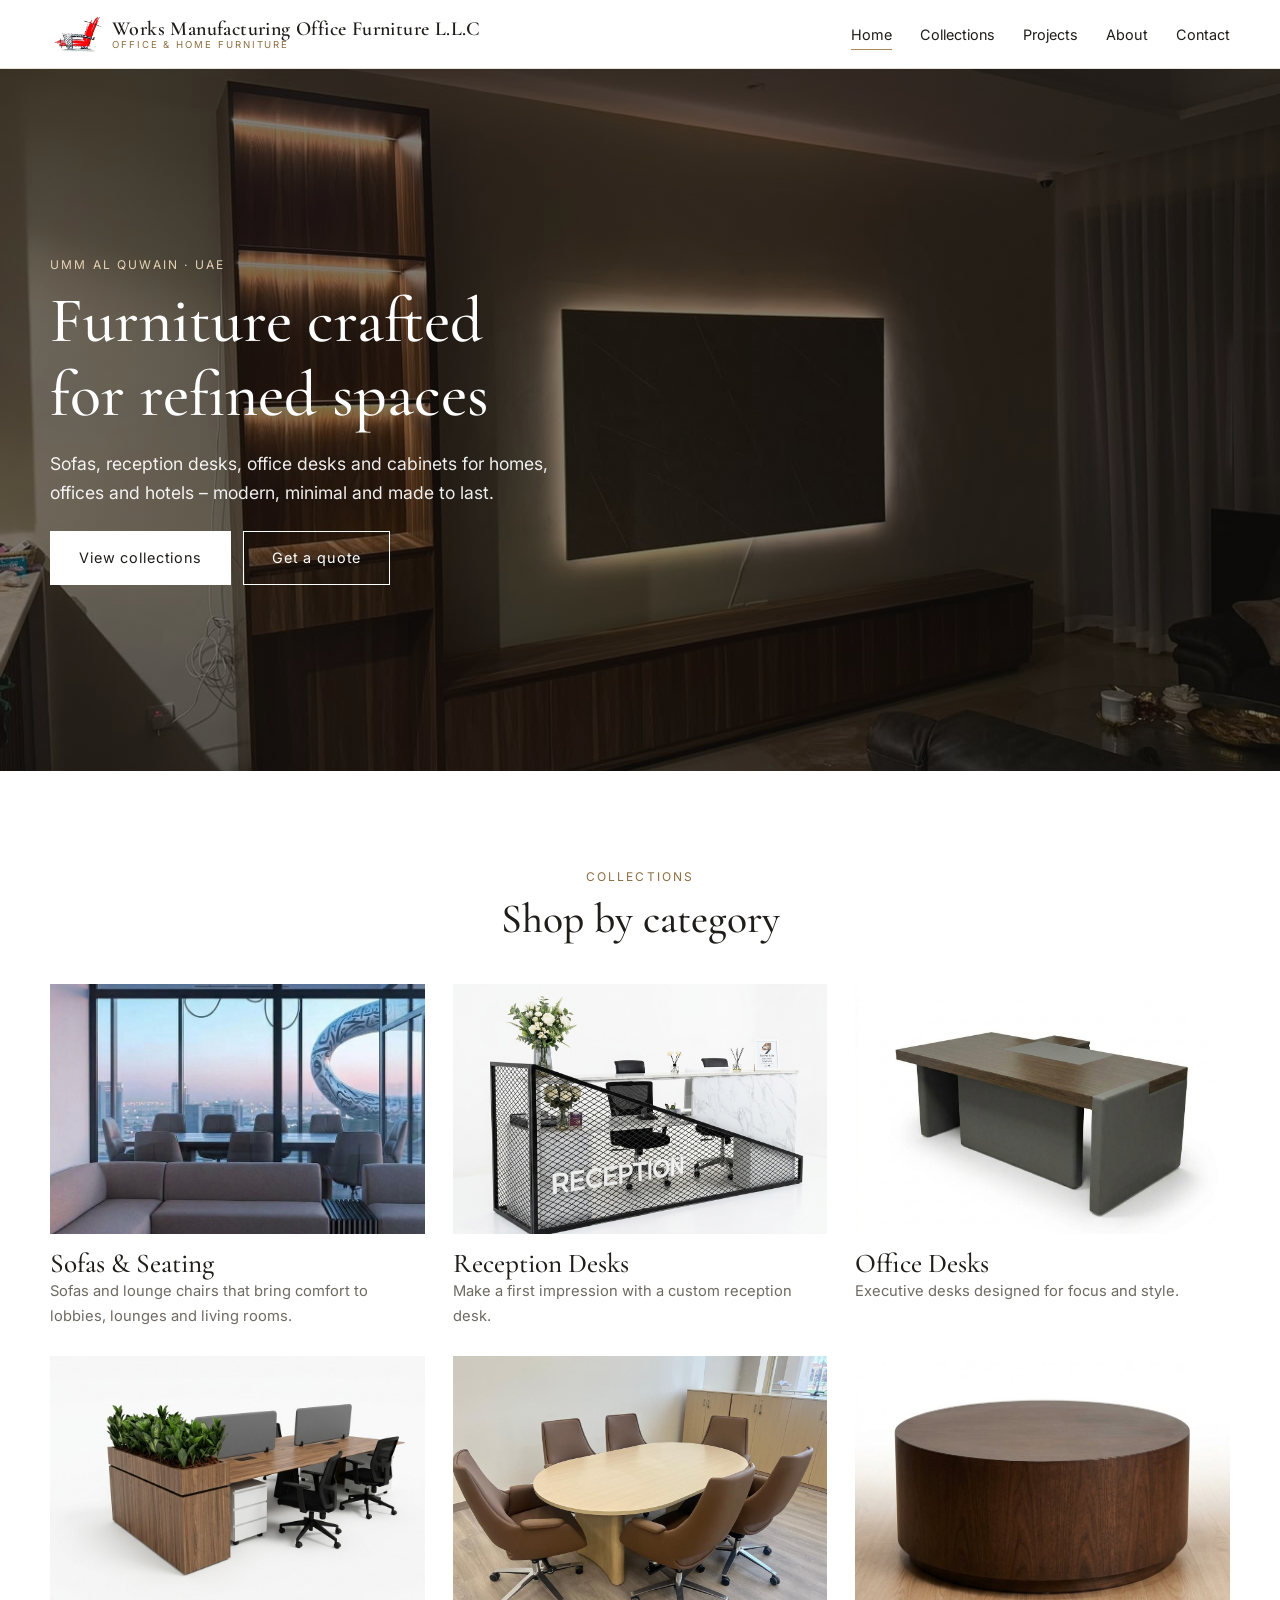
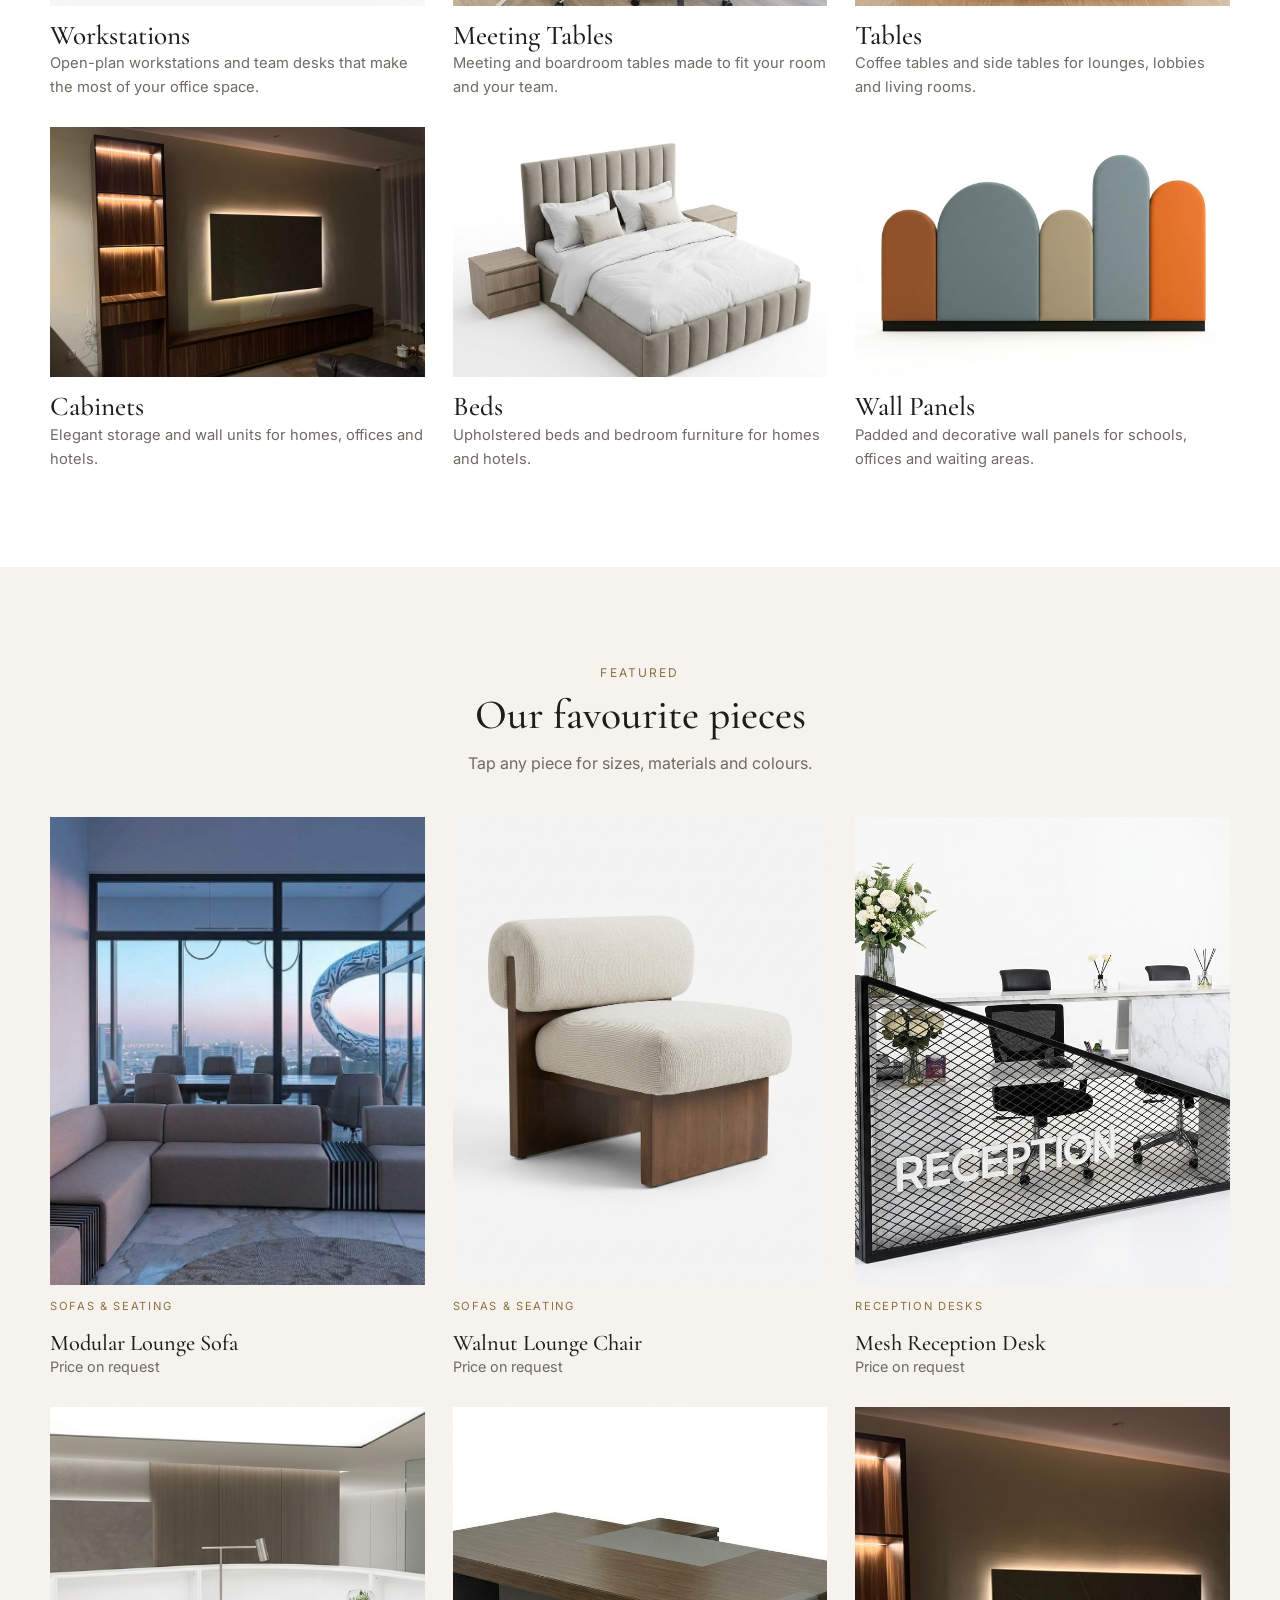
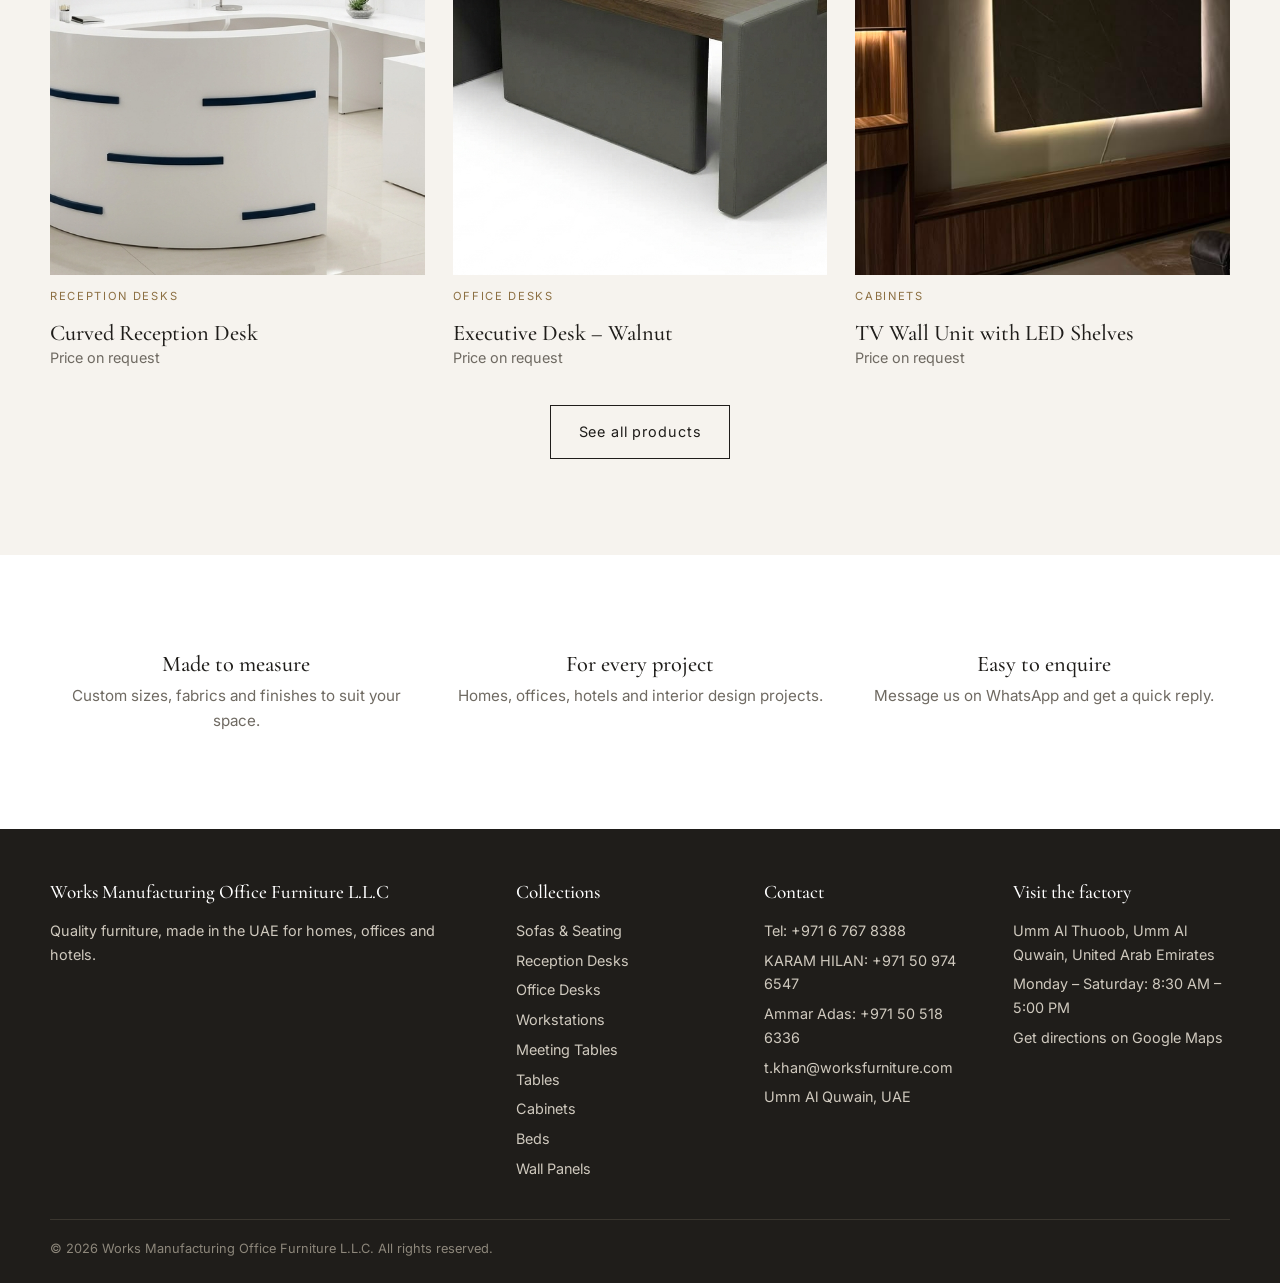
<file: index.html>
<!DOCTYPE html>
<html lang="en" dir="ltr">
<head>
<meta charset="utf-8">
<meta name="viewport" content="width=device-width, initial-scale=1">
<title>Works Manufacturing Office Furniture L.L.C | Office & Home Furniture in Umm Al Quwain, UAE</title>
<meta name="description" content="Modern, elegant sofas, reception desks, office desks and cabinets for homes, offices and hotels in Umm Al Quwain and across the UAE. Enquire on WhatsApp.">
<link rel="canonical" href="https://worksfurniture.com/">
<meta property="og:type" content="website">
<meta property="og:site_name" content="Works Manufacturing Office Furniture L.L.C">
<meta property="og:title" content="Works Manufacturing Office Furniture L.L.C | Office & Home Furniture in Umm Al Quwain, UAE">
<meta property="og:description" content="Modern, elegant sofas, reception desks, office desks and cabinets for homes, offices and hotels in Umm Al Quwain and across the UAE. Enquire on WhatsApp.">
<meta property="og:url" content="https://worksfurniture.com/">
<meta property="og:image" content="https://worksfurniture.com/images/hero.jpg">
<meta property="og:image:width" content="720">
<meta property="og:image:height" content="1280">
<meta property="og:image:alt" content="Furniture by Works Manufacturing Office Furniture L.L.C, Umm Al Quwain">
<meta property="og:locale" content="en_AE">
<meta name="twitter:card" content="summary_large_image">
<script type="application/ld+json">
{
 "@context": "https://schema.org",
 "@type": "LocalBusiness",
 "@id": "https://worksfurniture.com/#business",
 "name": "Works Manufacturing Office Furniture L.L.C",
 "url": "https://worksfurniture.com/",
 "logo": "https://worksfurniture.com/images/logo.png",
 "image": "https://worksfurniture.com/images/hero.jpg",
 "description": "Furniture factory in Umm Al Quwain making sofas, reception desks, office desks, meeting tables and cabinets for homes, offices and hotels across the UAE.",
 "telephone": "+971 6 767 8388",
 "email": "t.khan@worksfurniture.com",
 "address": {
  "@type": "PostalAddress",
  "streetAddress": "Umm Al Thuoob",
  "addressLocality": "Umm Al Quwain",
  "addressRegion": "Umm Al Quwain",
  "addressCountry": "AE"
 },
 "geo": {
  "@type": "GeoCoordinates",
  "latitude": 25.561376,
  "longitude": 55.6627056
 },
 "hasMap": "https://maps.app.goo.gl/q7M5oP9CopusNy9C8",
 "openingHoursSpecification": [
  {
   "@type": "OpeningHoursSpecification",
   "dayOfWeek": [
    "Monday",
    "Tuesday",
    "Wednesday",
    "Thursday",
    "Friday",
    "Saturday"
   ],
   "opens": "08:30",
   "closes": "17:00"
  }
 ],
 "areaServed": {
  "@type": "Country",
  "name": "United Arab Emirates"
 }
}
</script>
<link rel="preconnect" href="https://fonts.googleapis.com">
<link rel="preconnect" href="https://fonts.gstatic.com" crossorigin>
<link href="https://fonts.googleapis.com/css2?family=Cormorant+Garamond:wght@500;600&family=Inter:wght@400;500&display=swap" rel="stylesheet">
<link rel="icon" type="image/png" href="images/favicon.png">
<link rel="apple-touch-icon" href="images/apple-touch-icon.png">
<link rel="stylesheet" href="css/style.css?v=20261102a">
</head>
<body data-page="home">
<header id="site-header"></header>
<main>
<section class="hero"><div class="wrap">
  <div class="eyebrow" style="color:#e4d3b3">Umm Al Quwain · UAE</div>
  <h1>Furniture crafted<br>for refined spaces</h1>
  <p>Sofas, reception desks, office desks and cabinets for homes, offices and hotels – modern, minimal and made to last.</p>
  <div class="btn-row"><a class="btn" href="category.html">View collections</a><a class="btn ghost" href="contact.html">Get a quote</a></div>
</div></section>
<section><div class="wrap">
  <div class="head"><div class="eyebrow">Collections</div><h2>Shop by category</h2></div>
  <div class="grid" id="categories"></div></div></section>
<section class="soft"><div class="wrap">
  <div class="head"><div class="eyebrow">Featured</div><h2>Our favourite pieces</h2><p>Tap any piece for sizes, materials and colours.</p></div>
  <div class="grid" id="featured"></div>
  <div class="center"><a class="btn ghost" href="category.html">See all products</a></div></div></section>
<section><div class="wrap values">
  <div><h3>Made to measure</h3><p>Custom sizes, fabrics and finishes to suit your space.</p></div>
  <div><h3>For every project</h3><p>Homes, offices, hotels and interior design projects.</p></div>
  <div><h3>Easy to enquire</h3><p>Message us on WhatsApp and get a quick reply.</p></div>
</div></section>
</main>
<footer id="site-footer"></footer>
<script src="js/products.js?v=20261102a"></script>
<script src="js/app.js?v=20261102a"></script>
</body>
</html>
</file>
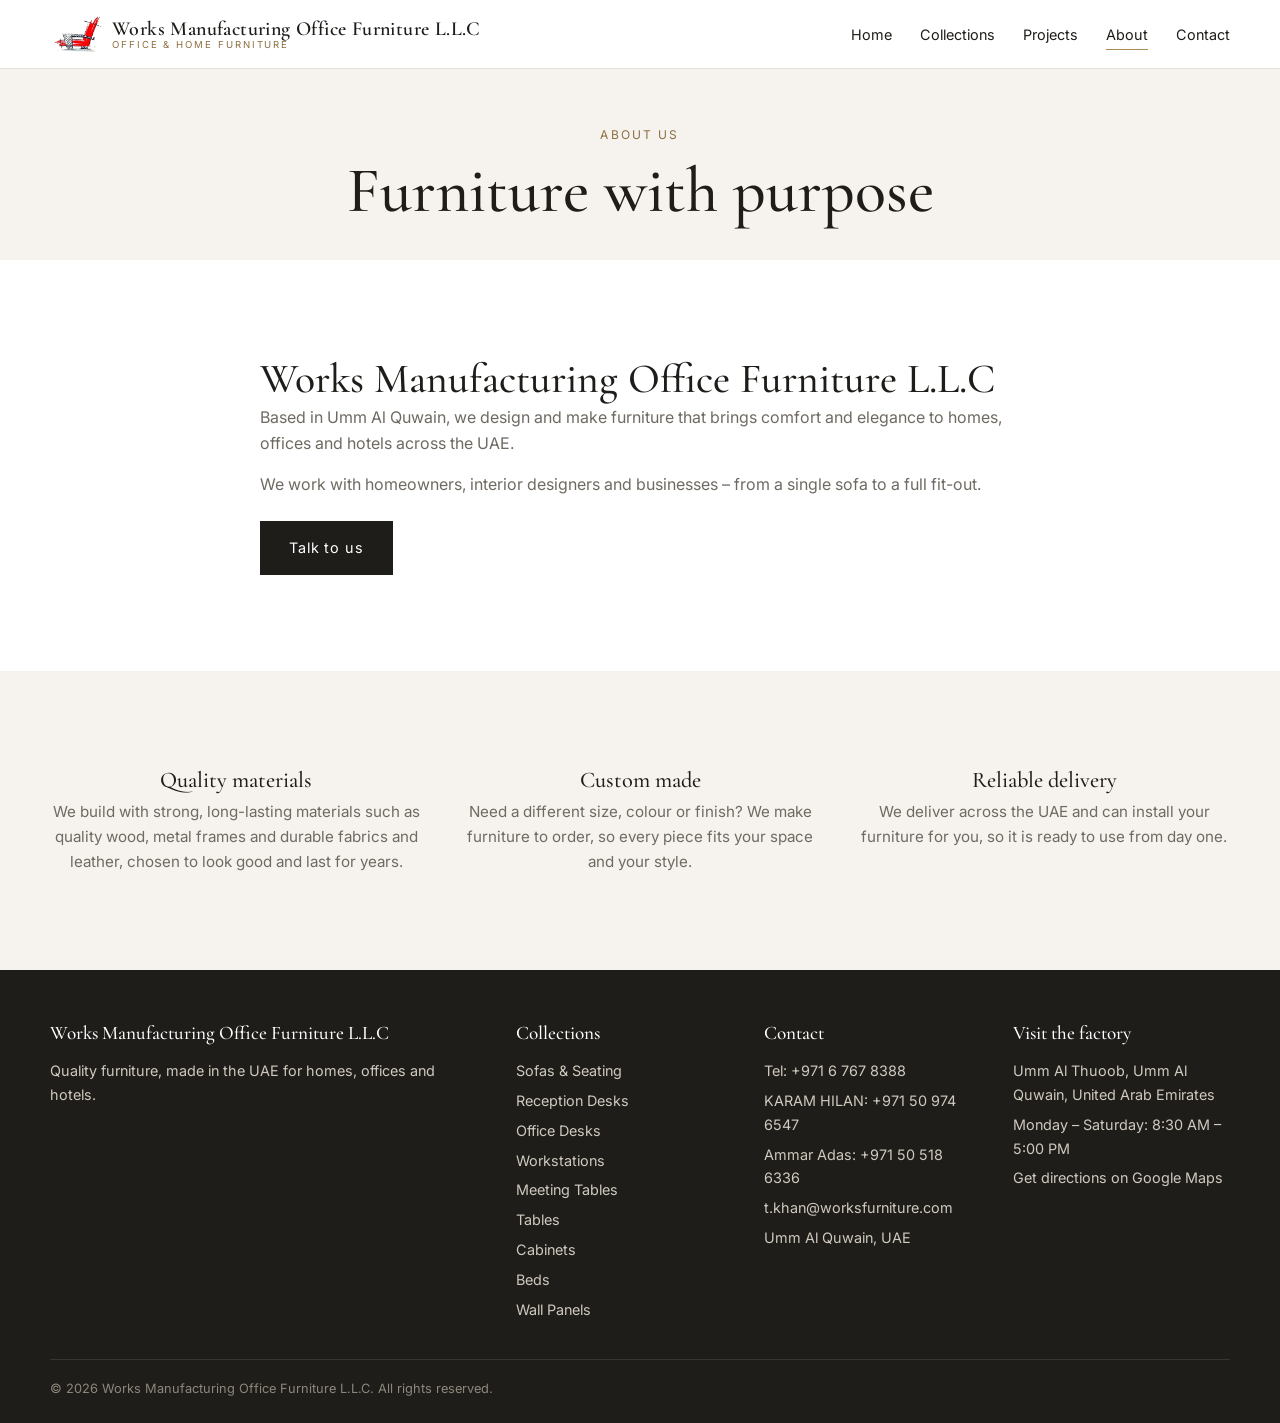
<file: about.html>
<!DOCTYPE html>
<html lang="en" dir="ltr">
<head>
<meta charset="utf-8">
<meta name="viewport" content="width=device-width, initial-scale=1">
<title>About Us | Works Manufacturing Office Furniture L.L.C, Umm Al Quwain</title>
<meta name="description" content="Learn about Works Manufacturing Office Furniture L.L.C – a UAE furniture maker serving homeowners, designers, hotels and offices.">
<link rel="canonical" href="https://worksfurniture.com/about.html">
<meta property="og:type" content="website">
<meta property="og:site_name" content="Works Manufacturing Office Furniture L.L.C">
<meta property="og:title" content="About Us | Works Manufacturing Office Furniture L.L.C, Umm Al Quwain">
<meta property="og:description" content="Learn about Works Manufacturing Office Furniture L.L.C – a UAE furniture maker serving homeowners, designers, hotels and offices.">
<meta property="og:url" content="https://worksfurniture.com/about.html">
<meta property="og:image" content="https://worksfurniture.com/images/hero.jpg">
<meta property="og:image:width" content="720">
<meta property="og:image:height" content="1280">
<meta property="og:image:alt" content="Furniture by Works Manufacturing Office Furniture L.L.C, Umm Al Quwain">
<meta property="og:locale" content="en_AE">
<meta name="twitter:card" content="summary_large_image">
<link rel="preconnect" href="https://fonts.googleapis.com">
<link rel="preconnect" href="https://fonts.gstatic.com" crossorigin>
<link href="https://fonts.googleapis.com/css2?family=Cormorant+Garamond:wght@500;600&family=Inter:wght@400;500&display=swap" rel="stylesheet">
<link rel="icon" type="image/png" href="images/favicon.png">
<link rel="apple-touch-icon" href="images/apple-touch-icon.png">
<link rel="stylesheet" href="css/style.css?v=20261102a">
</head>
<body data-page="about">
<header id="site-header"></header>
<main>
<div class="page-title"><div class="wrap"><div class="eyebrow">About us</div><h1>Furniture with purpose</h1></div></div>
<section><div class="wrap about-text">
  <div><h2>Works Manufacturing Office Furniture L.L.C</h2>
  <p>Based in Umm Al Quwain, we design and make furniture that brings comfort and elegance to homes, offices and hotels across the UAE.</p>
  <p>We work with homeowners, interior designers and businesses – from a single sofa to a full fit-out.</p>
  <div class="btn-row"><a class="btn" href="contact.html">Talk to us</a></div></div>
</div></section>
<section class="soft"><div class="wrap values">
  <div><h3>Quality materials</h3><p>We build with strong, long-lasting materials such as quality wood, metal frames and durable fabrics and leather, chosen to look good and last for years.</p></div>
  <div><h3>Custom made</h3><p>Need a different size, colour or finish? We make furniture to order, so every piece fits your space and your style.</p></div>
  <div><h3>Reliable delivery</h3><p>We deliver across the UAE and can install your furniture for you, so it is ready to use from day one.</p></div>
</div></section>
</main>
<footer id="site-footer"></footer>
<script src="js/products.js?v=20261102a"></script>
<script src="js/app.js?v=20261102a"></script>
</body>
</html>
</file>
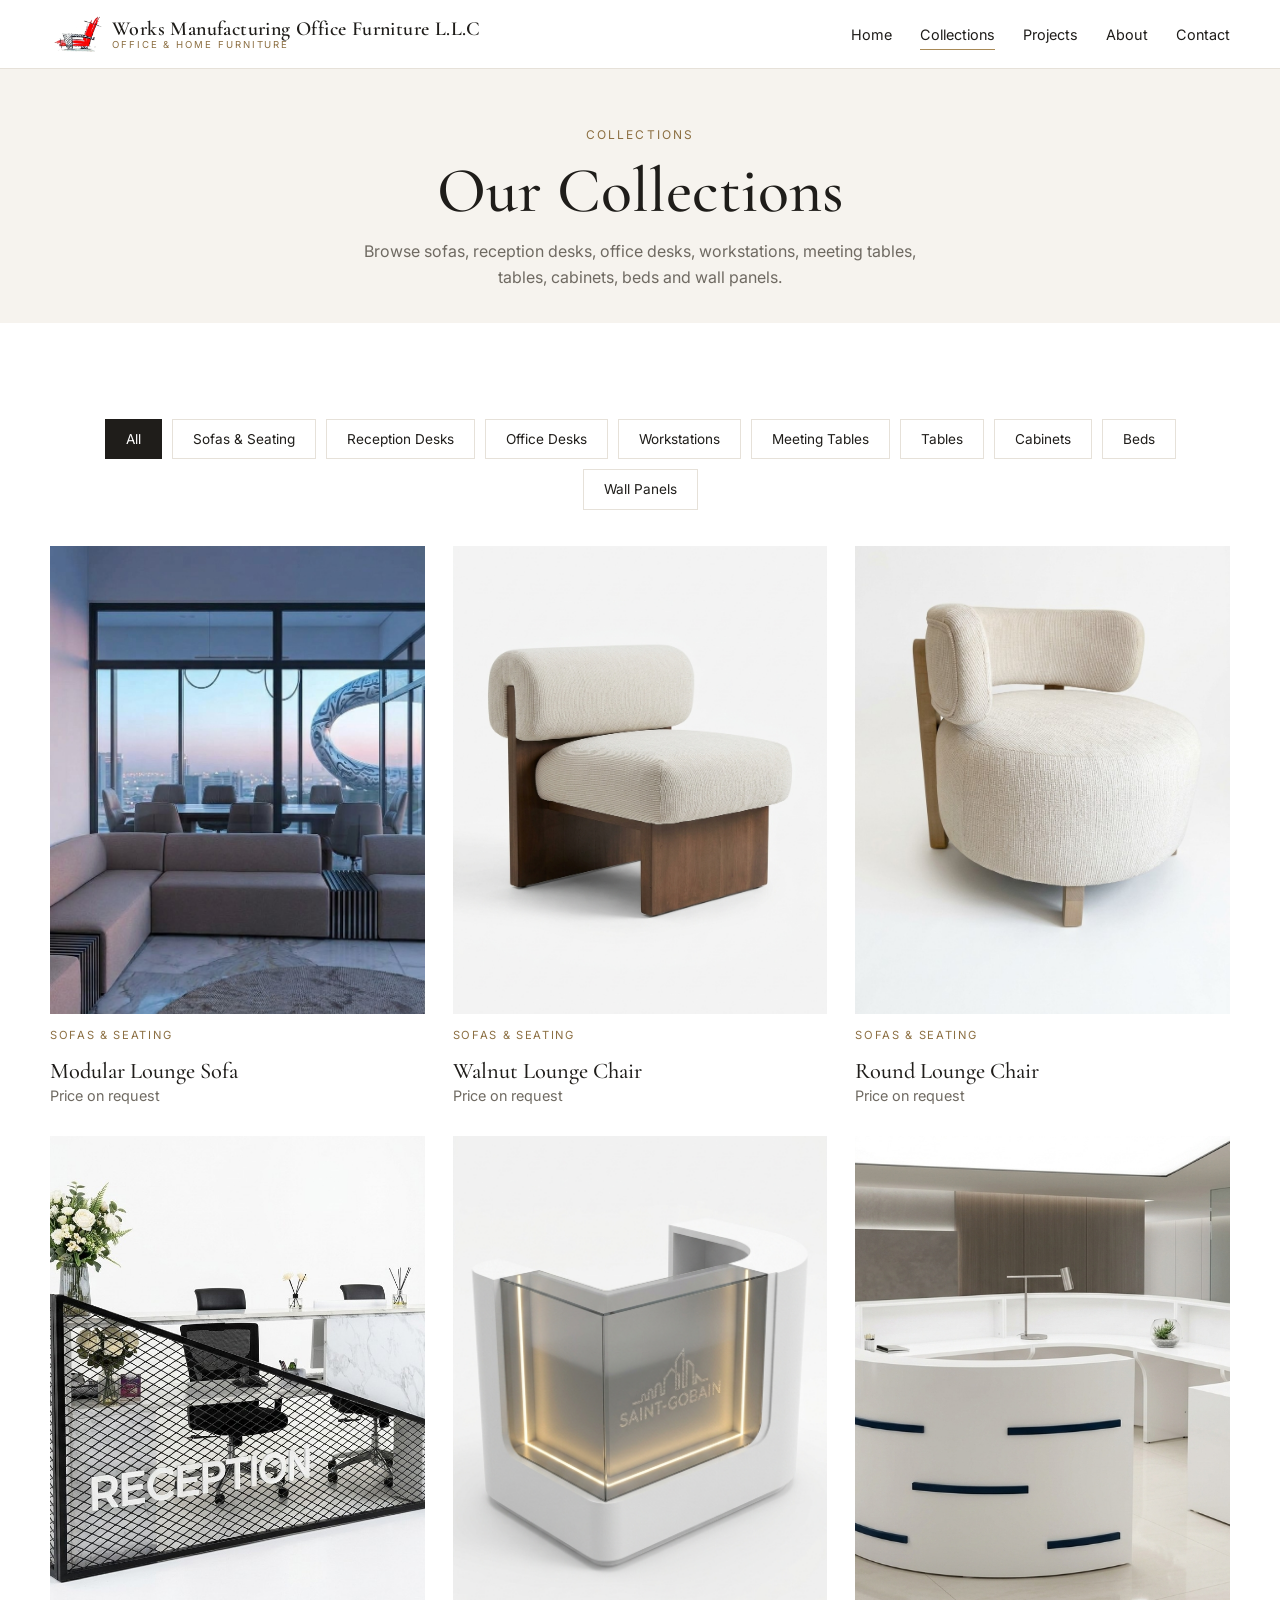
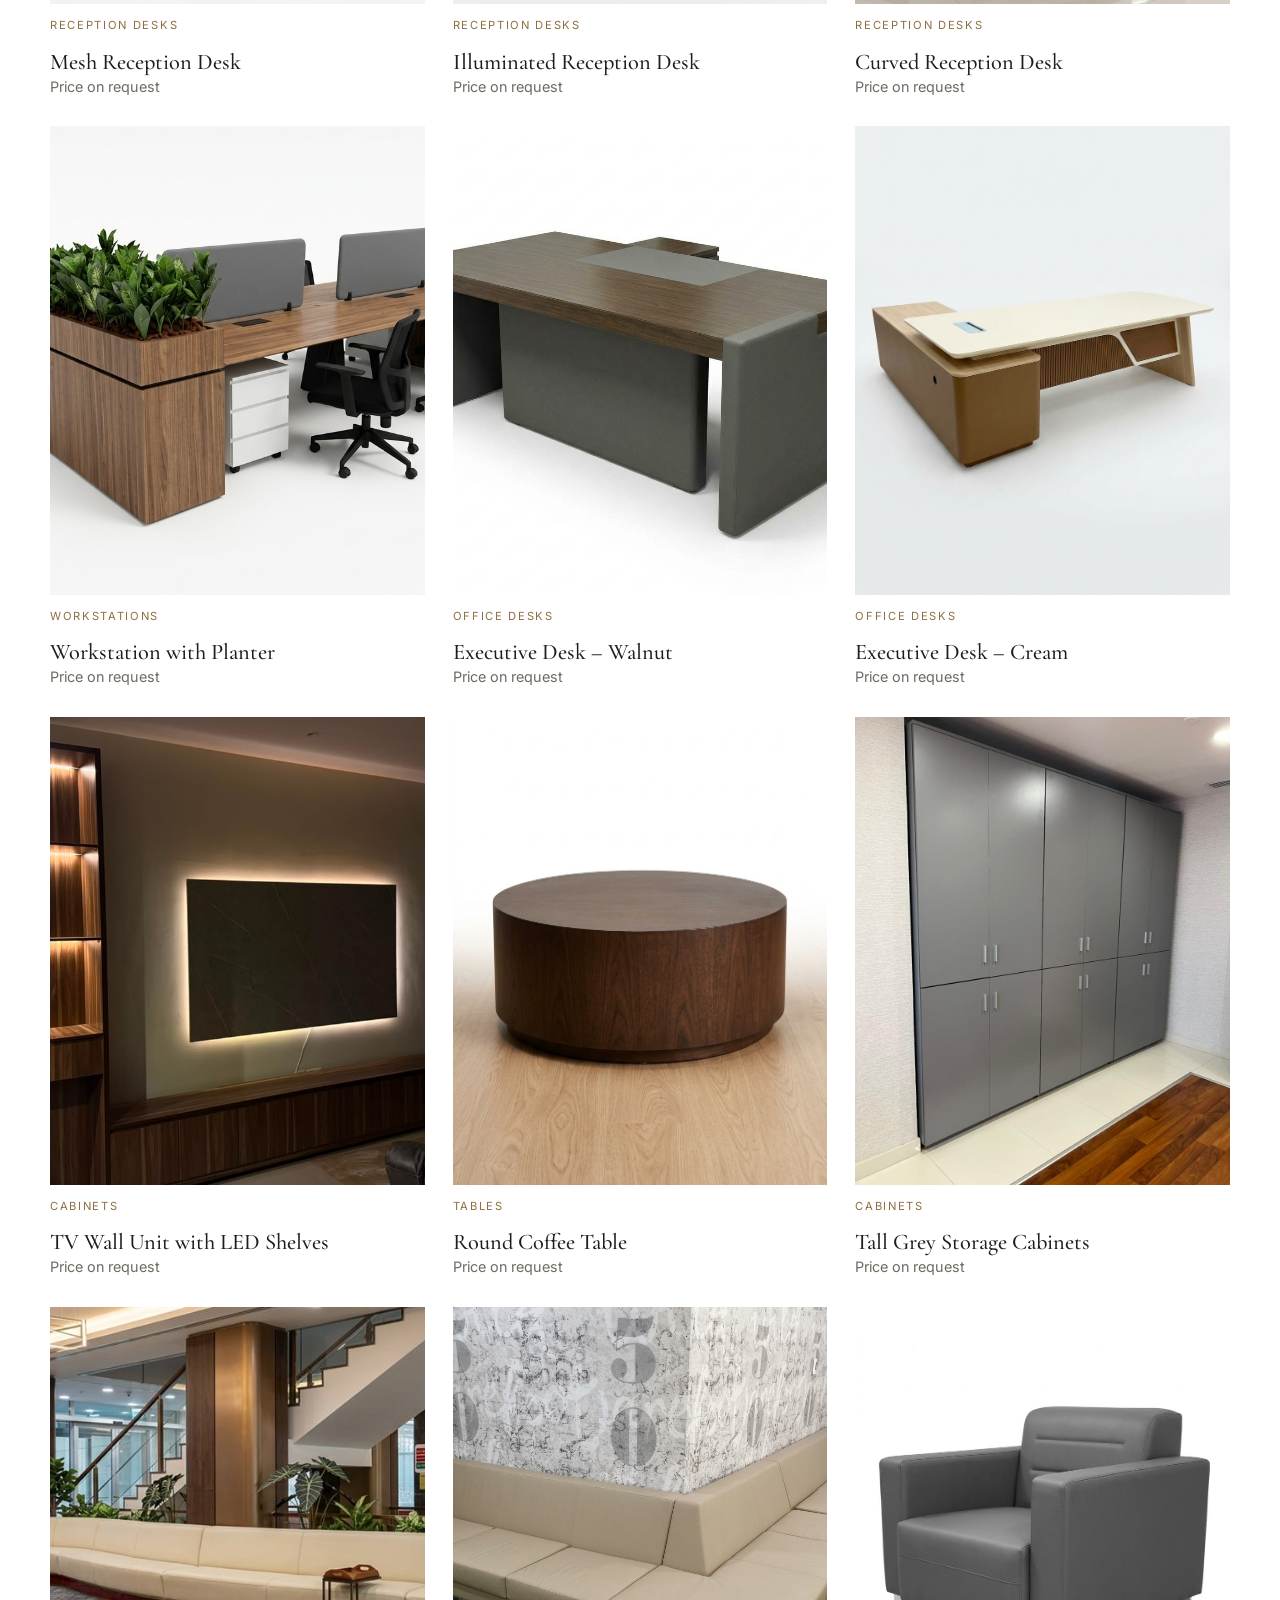
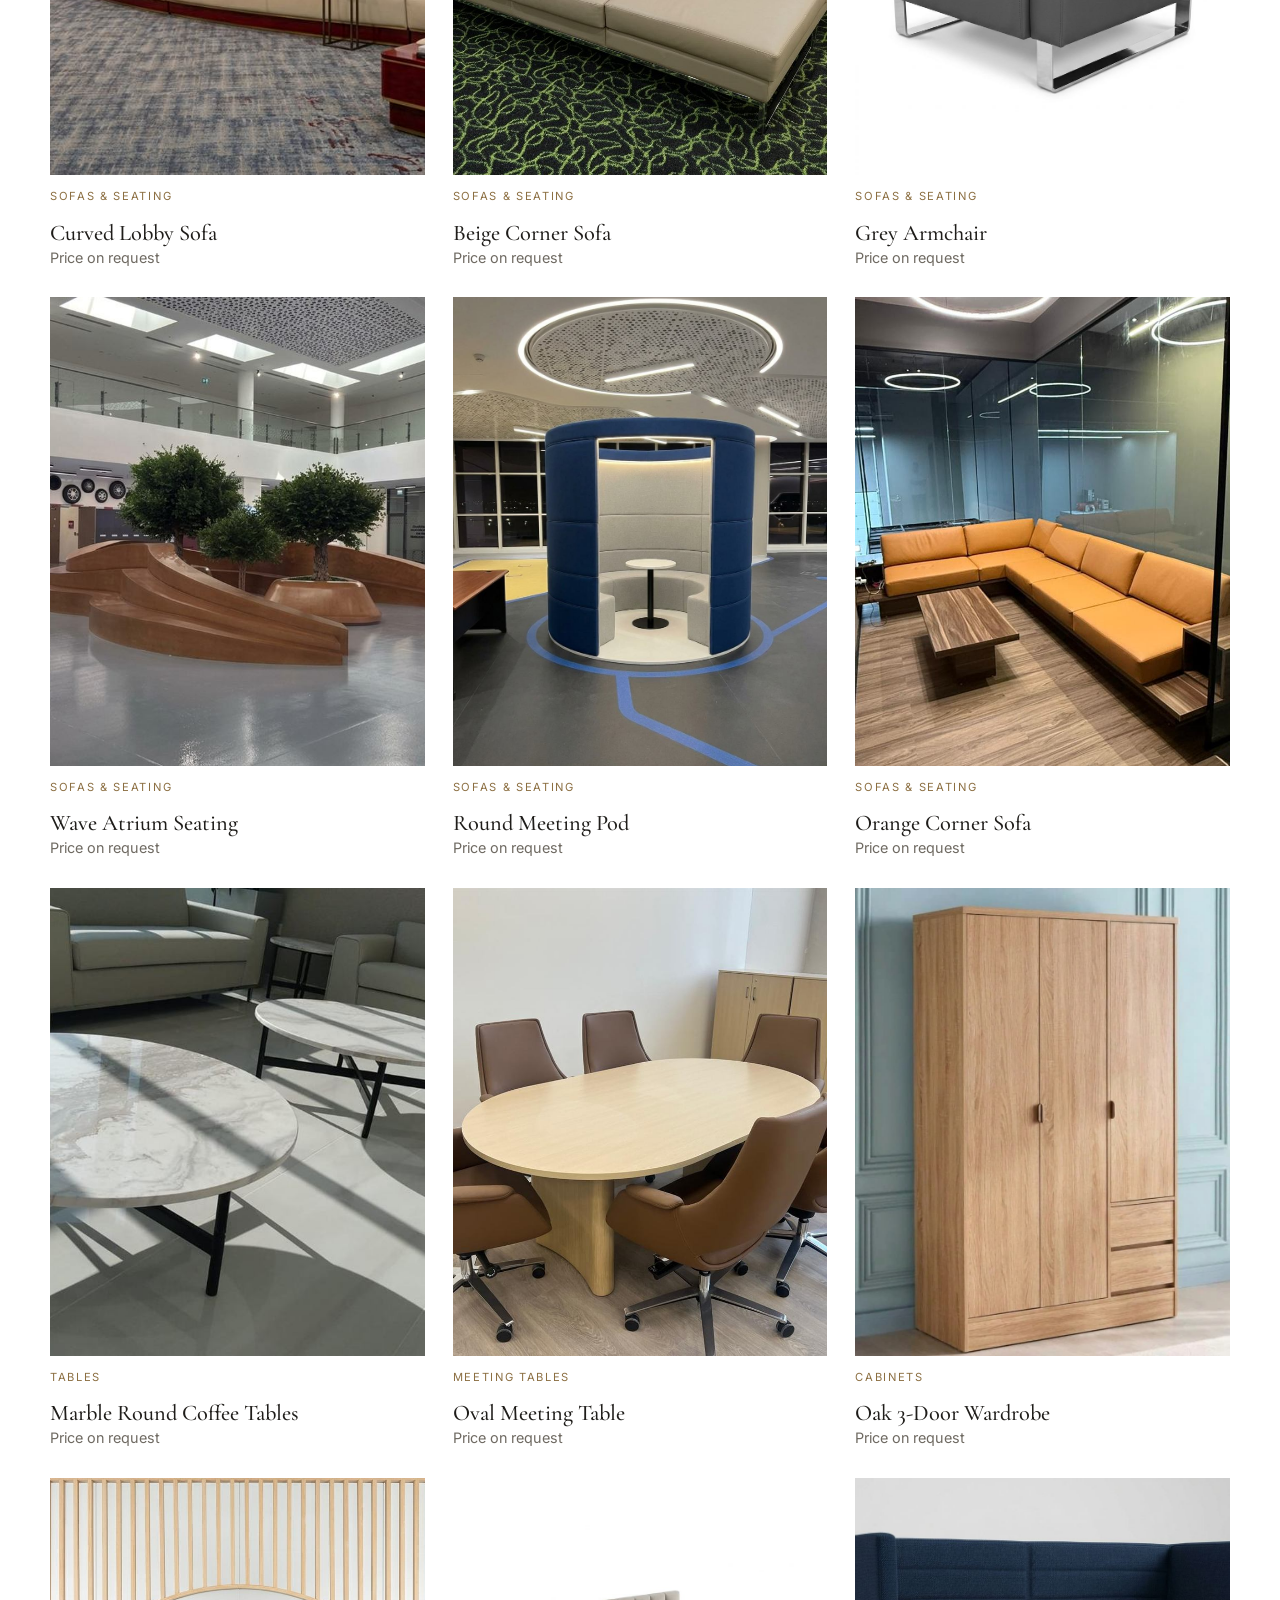
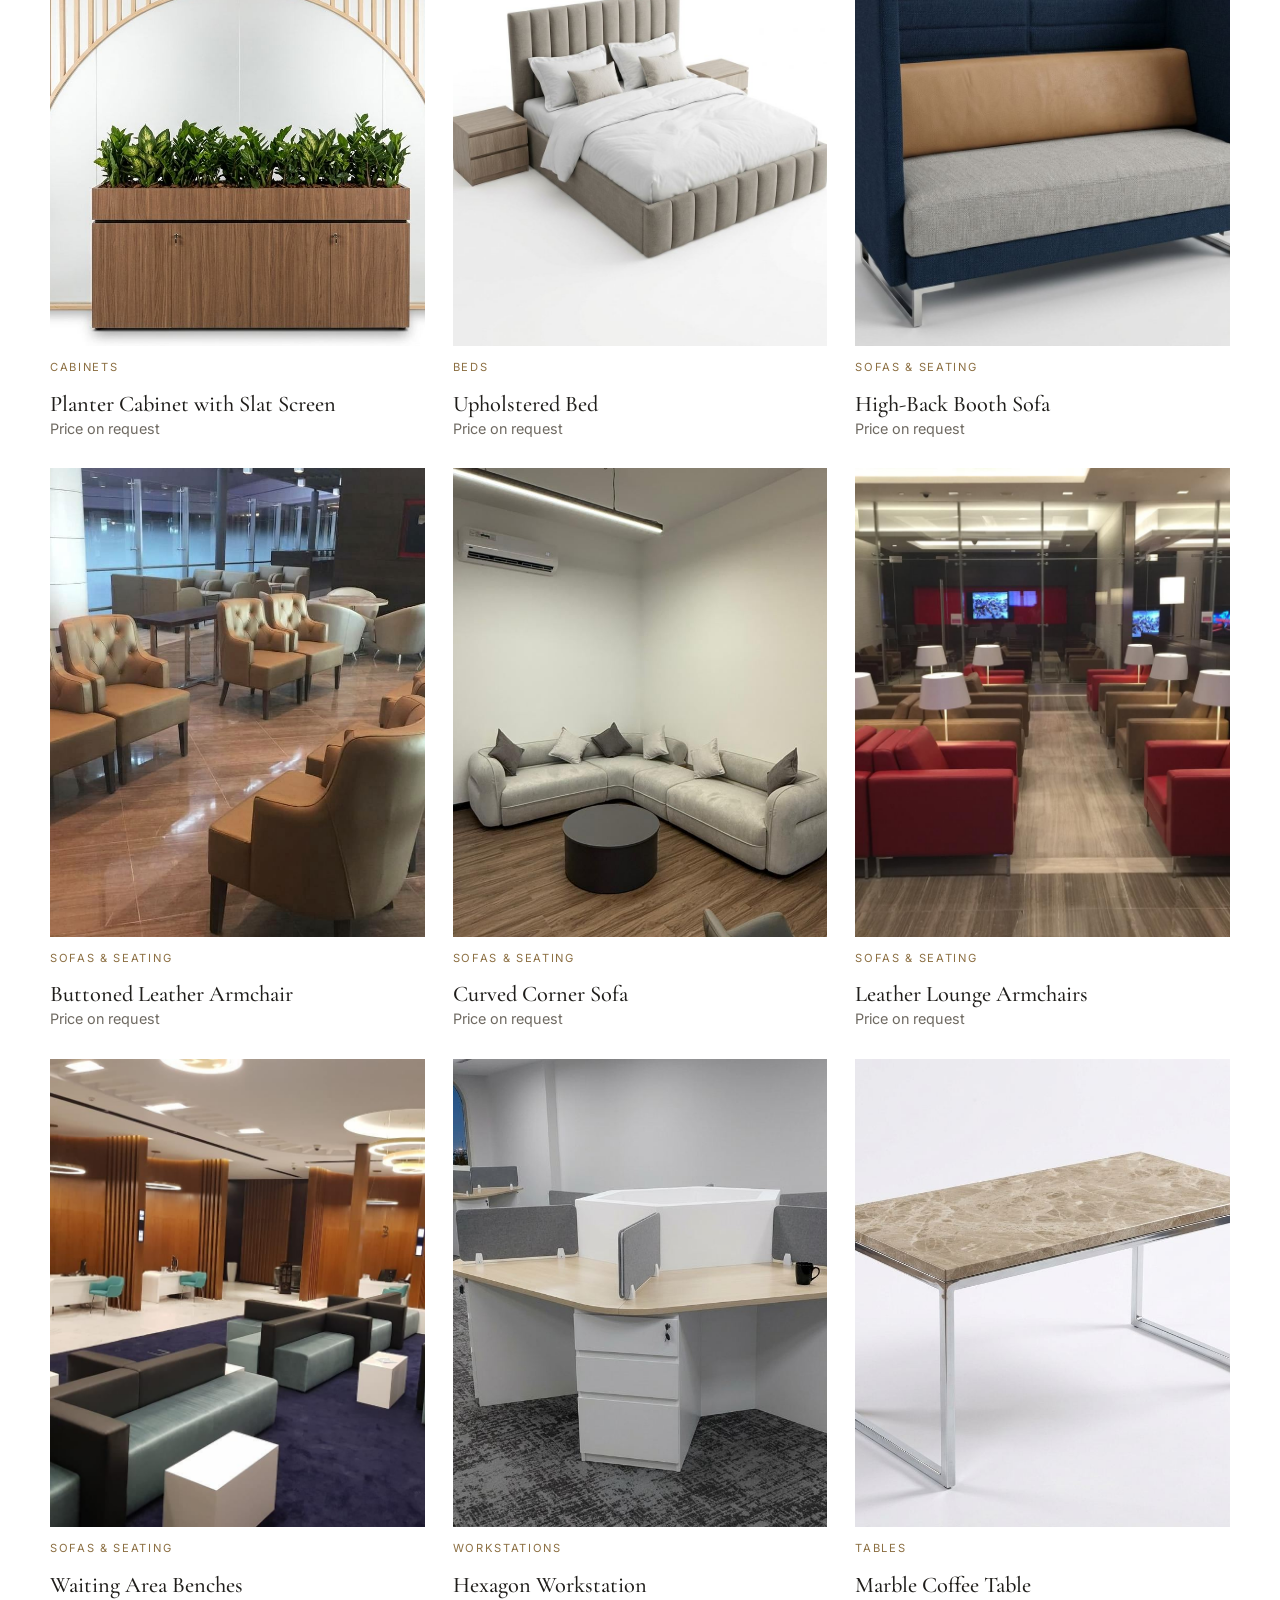
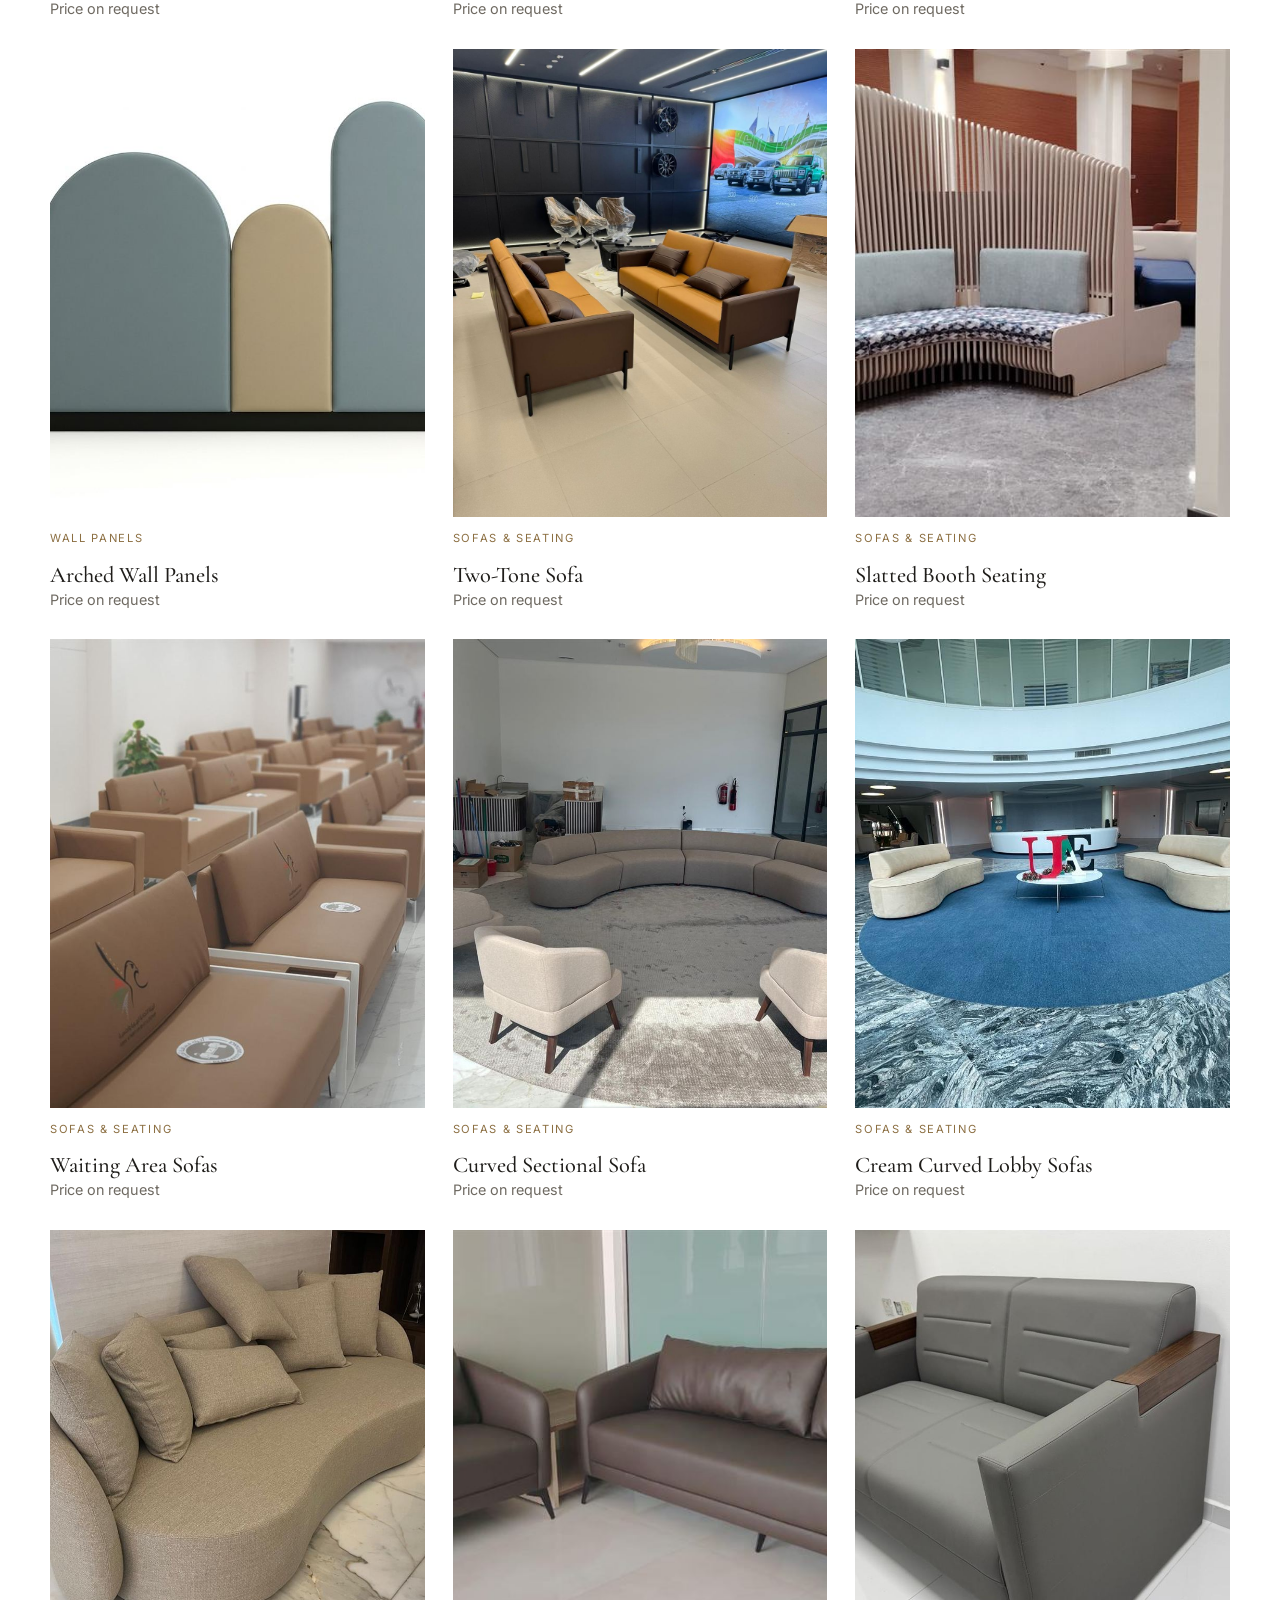
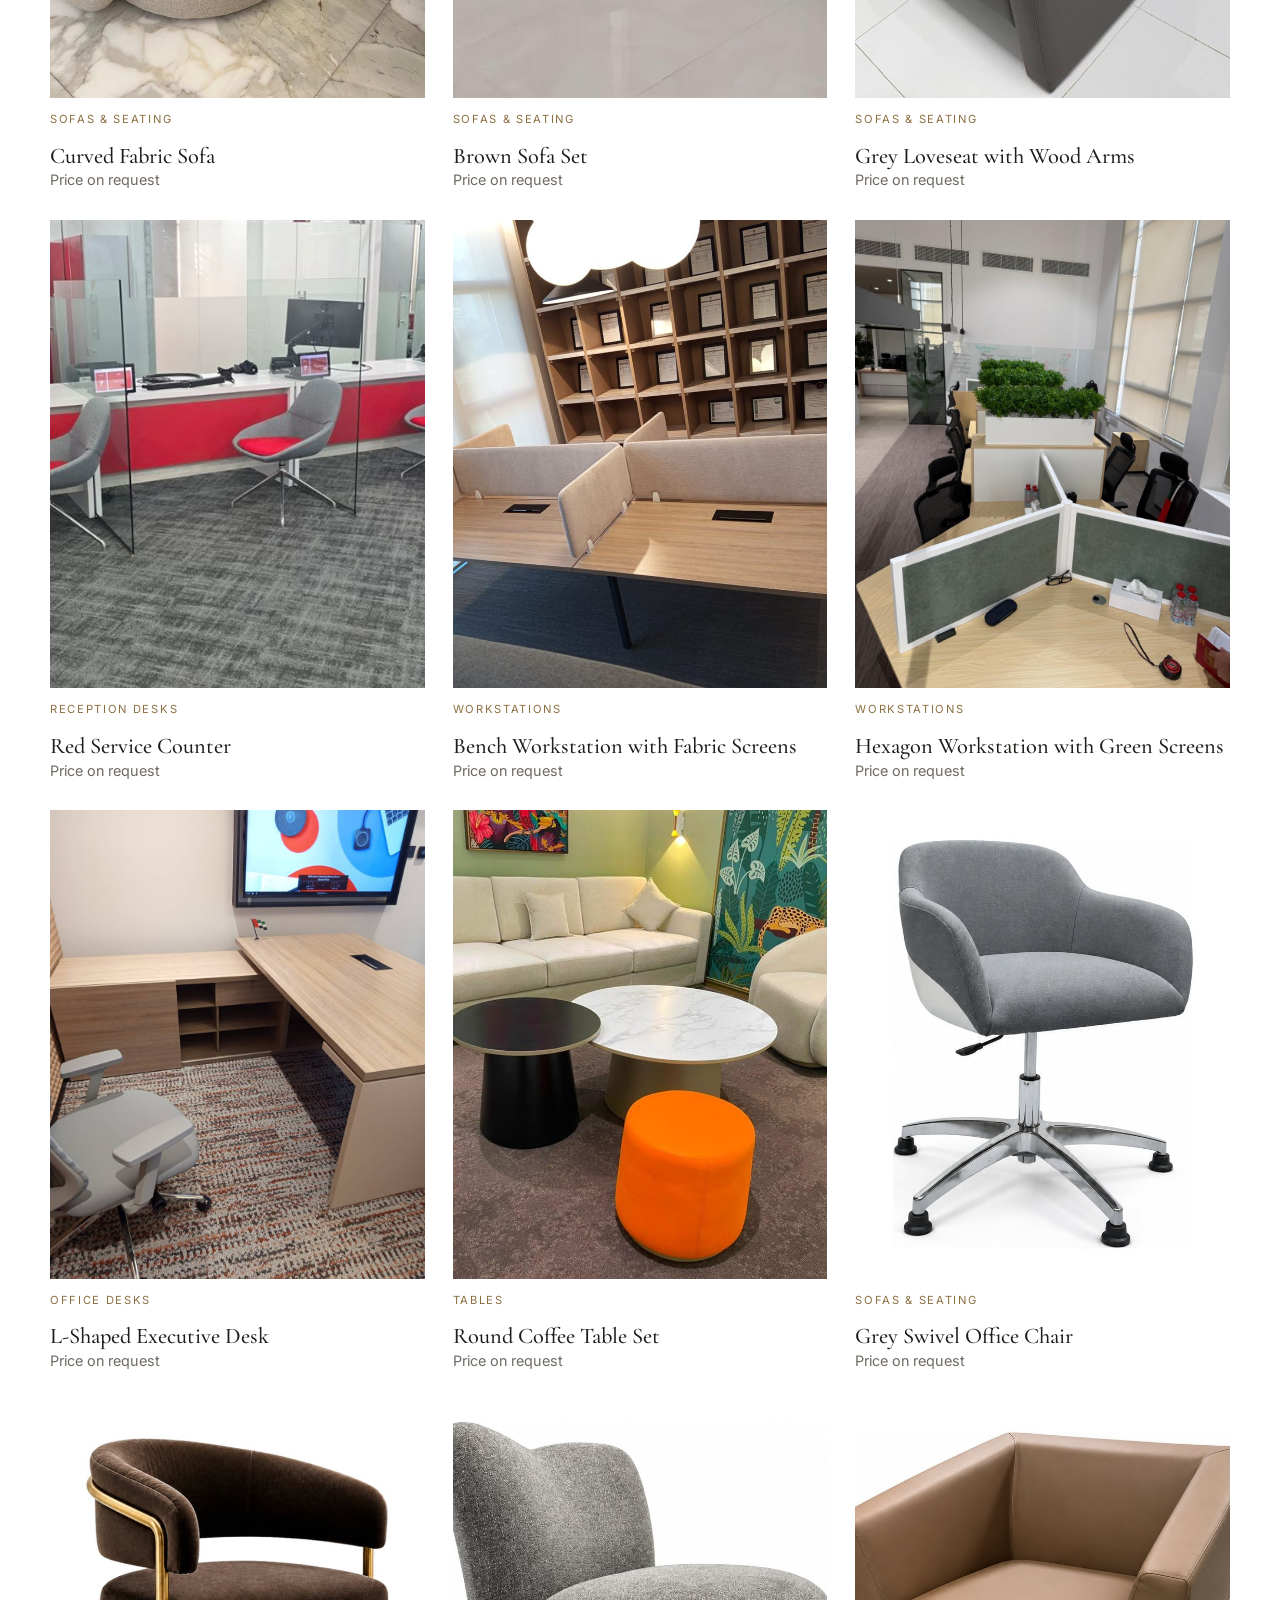
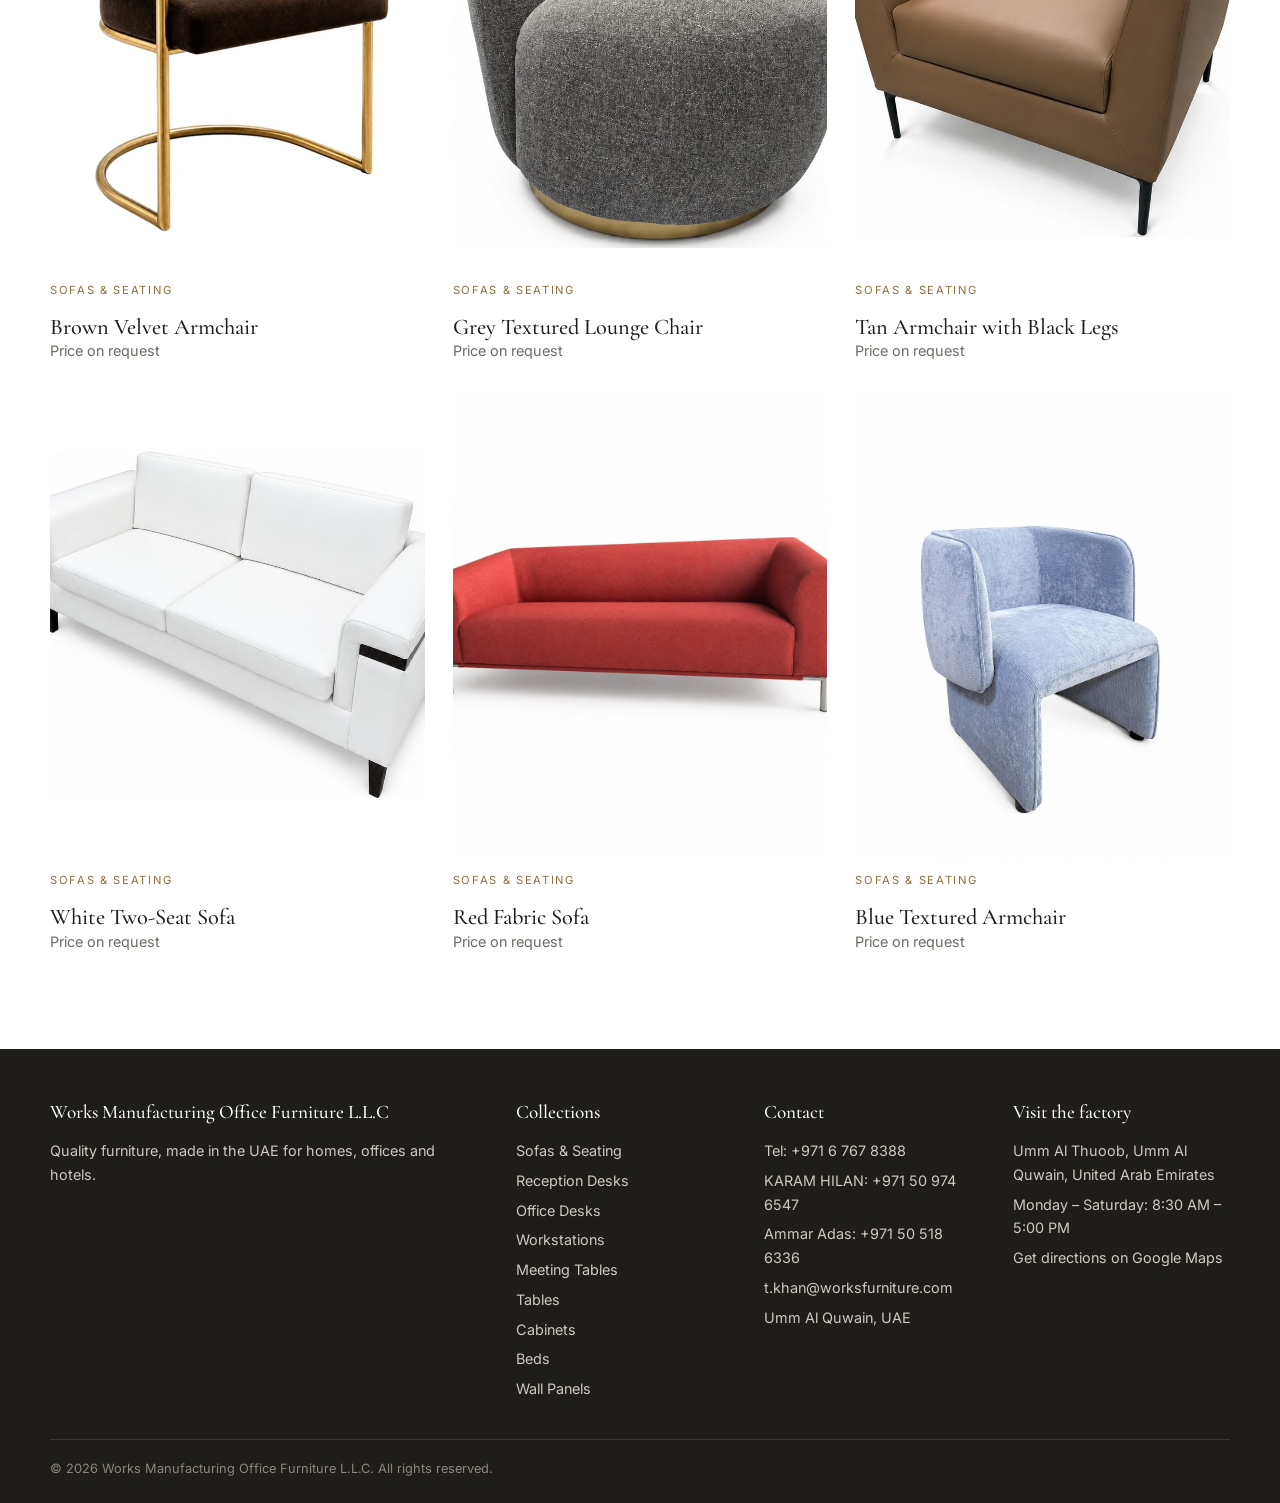
<file: category.html>
<!DOCTYPE html>
<html lang="en" dir="ltr">
<head>
<meta charset="utf-8">
<meta name="viewport" content="width=device-width, initial-scale=1">
<title>Collections – Sofas, Reception & Office Desks, Cabinets | Works Manufacturing Office Furniture L.L.C</title>
<meta name="description" content="Browse our sofas, reception desks, office desks and cabinets. Quality furniture made in Umm Al Quwain, UAE.">
<meta property="og:type" content="website">
<meta property="og:site_name" content="Works Manufacturing Office Furniture L.L.C">
<meta property="og:title" content="Collections – Sofas, Reception & Office Desks, Cabinets | Works Manufacturing Office Furniture L.L.C">
<meta property="og:description" content="Browse our sofas, reception desks, office desks and cabinets. Quality furniture made in Umm Al Quwain, UAE.">
<meta property="og:url" content="https://worksfurniture.com/category.html">
<meta property="og:image" content="https://worksfurniture.com/images/hero.jpg">
<meta property="og:image:width" content="720">
<meta property="og:image:height" content="1280">
<meta property="og:image:alt" content="Furniture by Works Manufacturing Office Furniture L.L.C, Umm Al Quwain">
<meta property="og:locale" content="en_AE">
<meta name="twitter:card" content="summary_large_image">
<link rel="preconnect" href="https://fonts.googleapis.com">
<link rel="preconnect" href="https://fonts.gstatic.com" crossorigin>
<link href="https://fonts.googleapis.com/css2?family=Cormorant+Garamond:wght@500;600&family=Inter:wght@400;500&display=swap" rel="stylesheet">
<link rel="icon" type="image/png" href="images/favicon.png">
<link rel="apple-touch-icon" href="images/apple-touch-icon.png">
<link rel="stylesheet" href="css/style.css?v=20261102a">
</head>
<body data-page="category">
<header id="site-header"></header>
<main>
<div class="page-title"><div class="wrap"><div class="eyebrow">Collections</div><h1 id="cat-title">Our Collections</h1><p id="cat-blurb"></p></div></div>
<section><div class="wrap"><div class="filters" id="filters"></div><div class="grid" id="list"></div></div></section>
</main>
<footer id="site-footer"></footer>
<script src="js/products.js?v=20261102a"></script>
<script src="js/app.js?v=20261102a"></script>
</body>
</html>
</file>
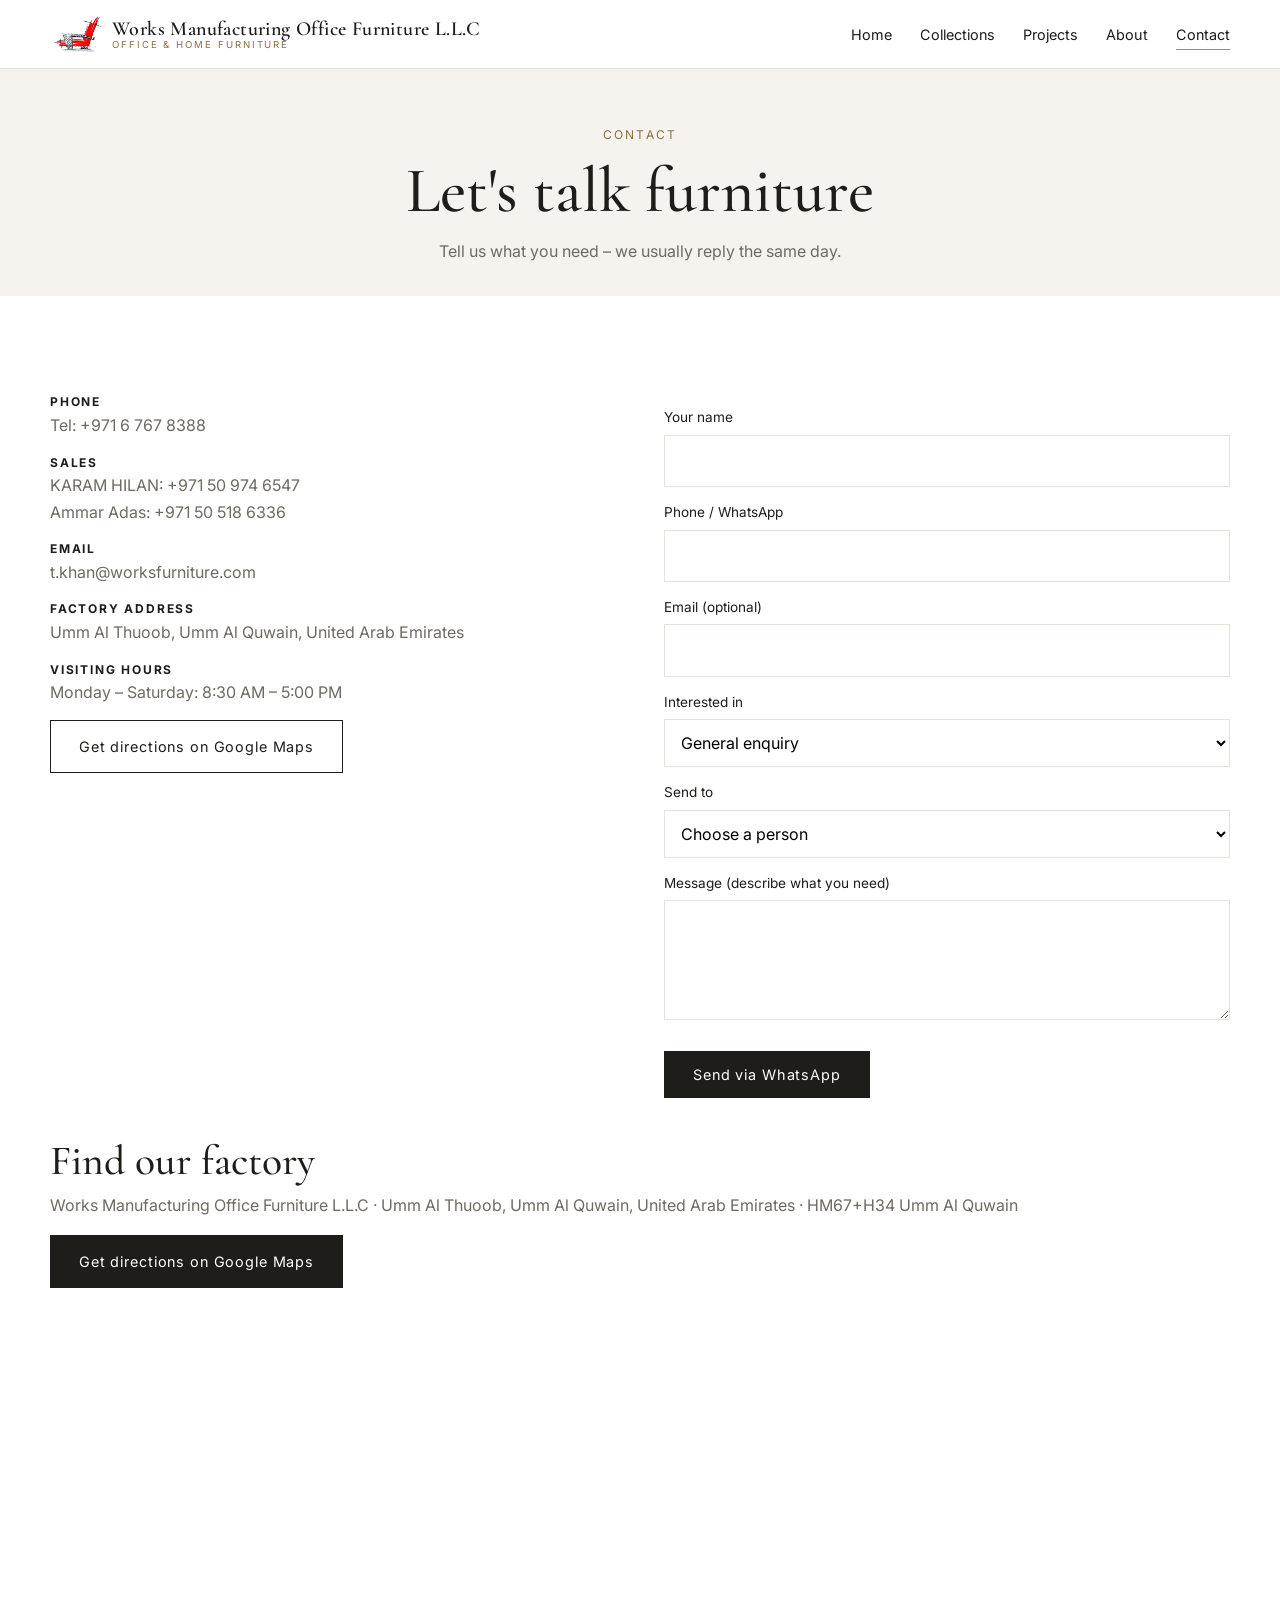
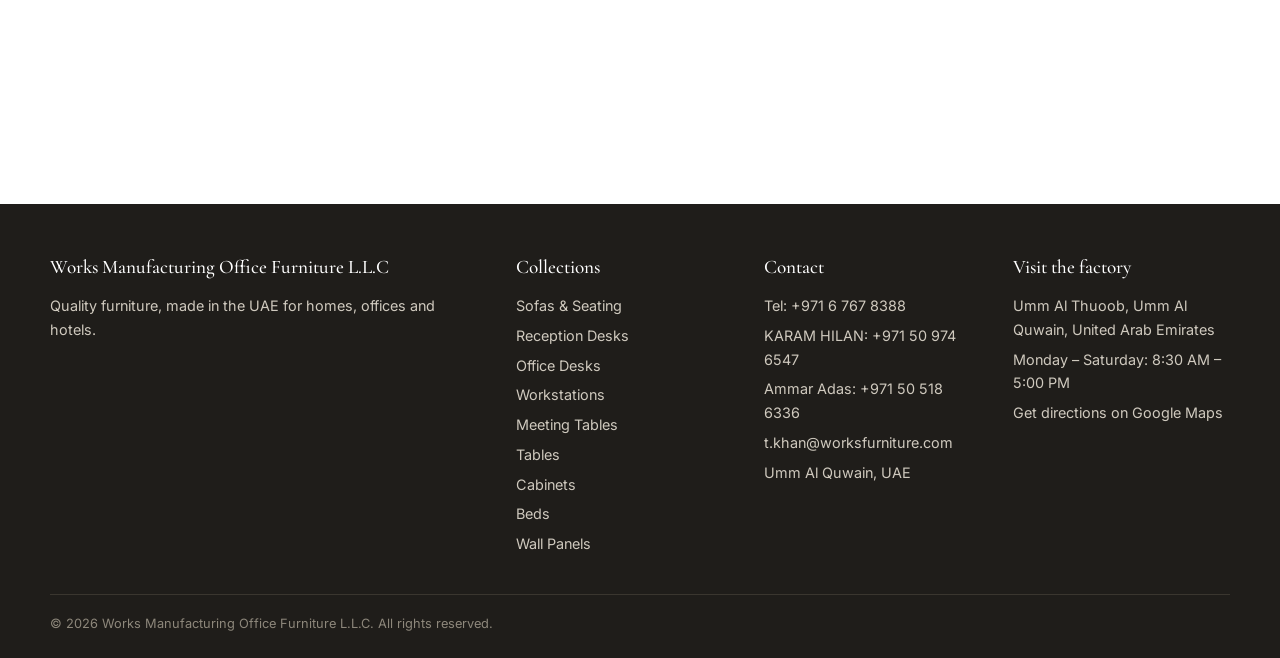
<file: contact.html>
<!DOCTYPE html>
<html lang="en" dir="ltr">
<head>
<meta charset="utf-8">
<meta name="viewport" content="width=device-width, initial-scale=1">
<title>Contact Us | Works Manufacturing Office Furniture L.L.C, Umm Al Quwain</title>
<meta name="description" content="Contact Works Manufacturing Office Furniture L.L.C in Umm Al Quwain, UAE. Call, WhatsApp or send an enquiry.">
<link rel="canonical" href="https://worksfurniture.com/contact.html">
<meta property="og:type" content="website">
<meta property="og:site_name" content="Works Manufacturing Office Furniture L.L.C">
<meta property="og:title" content="Contact Us | Works Manufacturing Office Furniture L.L.C, Umm Al Quwain">
<meta property="og:description" content="Contact Works Manufacturing Office Furniture L.L.C in Umm Al Quwain, UAE. Call, WhatsApp or send an enquiry.">
<meta property="og:url" content="https://worksfurniture.com/contact.html">
<meta property="og:image" content="https://worksfurniture.com/images/hero.jpg">
<meta property="og:image:width" content="720">
<meta property="og:image:height" content="1280">
<meta property="og:image:alt" content="Furniture by Works Manufacturing Office Furniture L.L.C, Umm Al Quwain">
<meta property="og:locale" content="en_AE">
<meta name="twitter:card" content="summary_large_image">
<script type="application/ld+json">
{
 "@context": "https://schema.org",
 "@type": "LocalBusiness",
 "@id": "https://worksfurniture.com/#business",
 "name": "Works Manufacturing Office Furniture L.L.C",
 "url": "https://worksfurniture.com/",
 "logo": "https://worksfurniture.com/images/logo.png",
 "image": "https://worksfurniture.com/images/hero.jpg",
 "description": "Furniture factory in Umm Al Quwain making sofas, reception desks, office desks, meeting tables and cabinets for homes, offices and hotels across the UAE.",
 "telephone": "+971 6 767 8388",
 "email": "t.khan@worksfurniture.com",
 "address": {
  "@type": "PostalAddress",
  "streetAddress": "Umm Al Thuoob",
  "addressLocality": "Umm Al Quwain",
  "addressRegion": "Umm Al Quwain",
  "addressCountry": "AE"
 },
 "geo": {
  "@type": "GeoCoordinates",
  "latitude": 25.561376,
  "longitude": 55.6627056
 },
 "hasMap": "https://maps.app.goo.gl/q7M5oP9CopusNy9C8",
 "openingHoursSpecification": [
  {
   "@type": "OpeningHoursSpecification",
   "dayOfWeek": [
    "Monday",
    "Tuesday",
    "Wednesday",
    "Thursday",
    "Friday",
    "Saturday"
   ],
   "opens": "08:30",
   "closes": "17:00"
  }
 ],
 "areaServed": {
  "@type": "Country",
  "name": "United Arab Emirates"
 }
}
</script>
<link rel="preconnect" href="https://fonts.googleapis.com">
<link rel="preconnect" href="https://fonts.gstatic.com" crossorigin>
<link href="https://fonts.googleapis.com/css2?family=Cormorant+Garamond:wght@500;600&family=Inter:wght@400;500&display=swap" rel="stylesheet">
<link rel="icon" type="image/png" href="images/favicon.png">
<link rel="apple-touch-icon" href="images/apple-touch-icon.png">
<link rel="stylesheet" href="css/style.css?v=20261102a">
</head>
<body data-page="contact">
<header id="site-header"></header>
<main>
<div class="page-title"><div class="wrap"><div class="eyebrow">Contact</div><h1>Let's talk furniture</h1><p>Tell us what you need – we usually reply the same day.</p></div></div>
<section><div class="wrap two" style="align-items:start">
  <div class="contact-info">
    <p><strong>Phone</strong><a id="c-phone" href="#"></a></p>
    <p><strong>Sales</strong><span id="c-sales"></span></p>
    <p><strong>Email</strong><a id="c-email" href="#"></a></p>
    <p><strong>Factory address</strong><span id="c-addr"></span></p>
    <p><strong>Visiting hours</strong><span id="c-hours"></span></p>
    <p><a class="btn ghost" id="c-directions" href="#" target="_blank" rel="noopener">Get directions on Google Maps</a></p>
  </div>
  <form id="enquiry">
    <label for="name">Your name</label><input id="name" name="name" required autocomplete="name">
    <label for="phone">Phone / WhatsApp</label><input id="phone" name="phone" type="tel" required autocomplete="tel">
    <label for="email">Email (optional)</label><input id="email" name="email" type="email" autocomplete="email">
    <label for="interest">Interested in</label><select id="interest" name="interest"></select>
    <label for="send-to">Send to</label><select id="send-to" name="sendto" required></select>
    <label for="message">Message (describe what you need)</label><textarea id="message" name="message" required></textarea>
    <div class="btn-row"><button class="btn" type="submit">Send via WhatsApp</button></div>
  </form>
</div>
<div class="wrap map">
  <div class="map-head"><div><h2>Find our factory</h2><p id="map-addr"></p></div>
  <a class="btn" id="map-directions" href="#" target="_blank" rel="noopener">Get directions on Google Maps</a></div>
  <iframe id="map" title="Map – Works Manufacturing Office Furniture L.L.C factory, Umm Al Quwain" loading="lazy" referrerpolicy="no-referrer-when-downgrade"></iframe>
</div>
</section>
</main>
<footer id="site-footer"></footer>
<script src="js/products.js?v=20261102a"></script>
<script src="js/app.js?v=20261102a"></script>
</body>
</html>
</file>
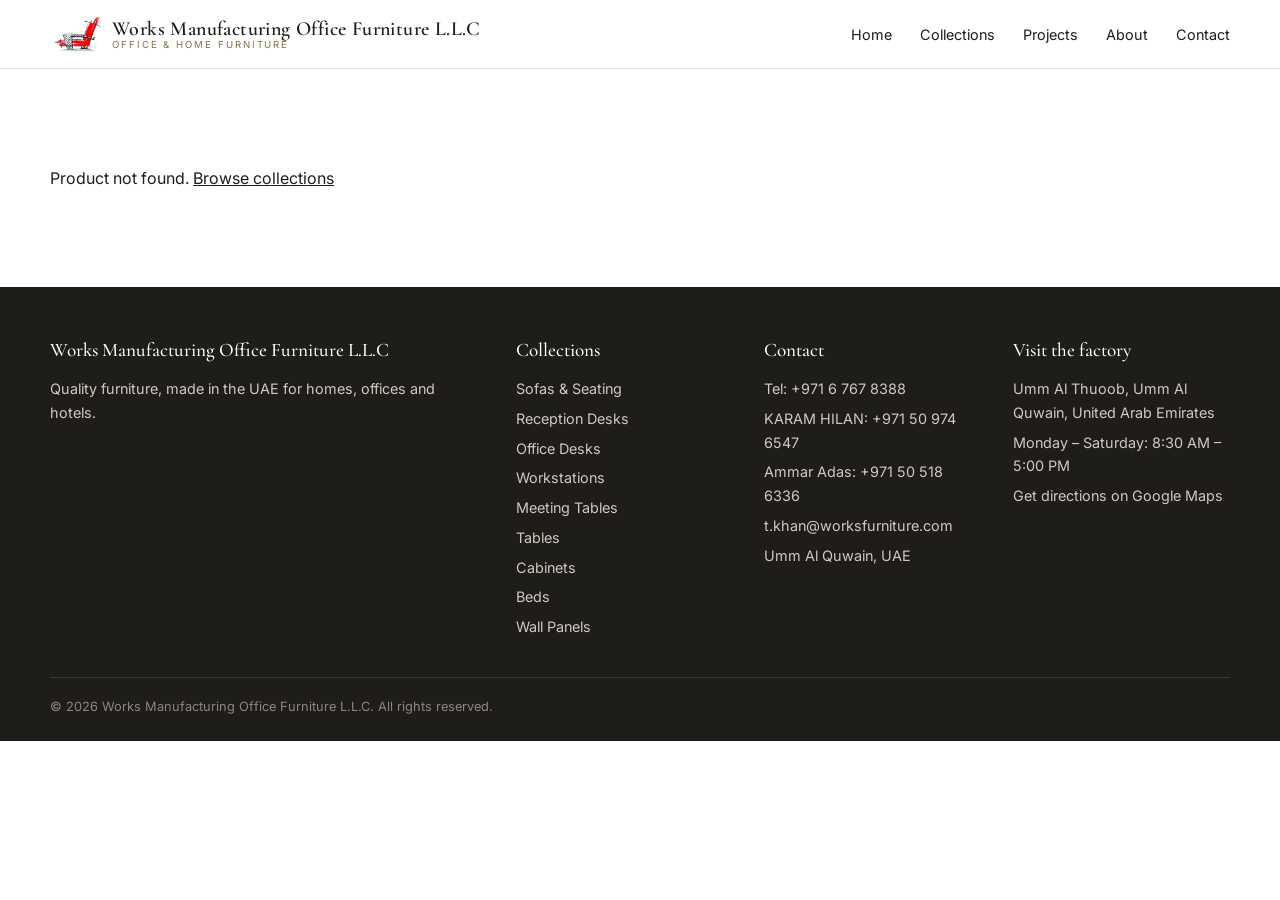
<file: product.html>
<!DOCTYPE html>
<html lang="en" dir="ltr">
<head>
<meta charset="utf-8">
<meta name="viewport" content="width=device-width, initial-scale=1">
<title>Product | Works Manufacturing Office Furniture L.L.C</title>
<meta name="description" content="Furniture product details – dimensions, materials and colours. Enquire on WhatsApp.">
<meta property="og:type" content="website">
<meta property="og:site_name" content="Works Manufacturing Office Furniture L.L.C">
<meta property="og:title" content="Product | Works Manufacturing Office Furniture L.L.C">
<meta property="og:description" content="Furniture product details – dimensions, materials and colours. Enquire on WhatsApp.">
<meta property="og:url" content="https://worksfurniture.com/product.html">
<meta property="og:image" content="https://worksfurniture.com/images/hero.jpg">
<meta property="og:image:width" content="720">
<meta property="og:image:height" content="1280">
<meta property="og:image:alt" content="Furniture by Works Manufacturing Office Furniture L.L.C, Umm Al Quwain">
<meta property="og:locale" content="en_AE">
<meta name="twitter:card" content="summary_large_image">
<link rel="preconnect" href="https://fonts.googleapis.com">
<link rel="preconnect" href="https://fonts.gstatic.com" crossorigin>
<link href="https://fonts.googleapis.com/css2?family=Cormorant+Garamond:wght@500;600&family=Inter:wght@400;500&display=swap" rel="stylesheet">
<link rel="icon" type="image/png" href="images/favicon.png">
<link rel="apple-touch-icon" href="images/apple-touch-icon.png">
<link rel="stylesheet" href="css/style.css?v=20261102a">
</head>
<body data-page="product">
<header id="site-header"></header>
<main><section><div class="wrap"><div class="product" id="product"></div></div></section></main>
<footer id="site-footer"></footer>
<script src="js/products.js?v=20261102a"></script>
<script src="js/app.js?v=20261102a"></script>
</body>
</html>
</file>
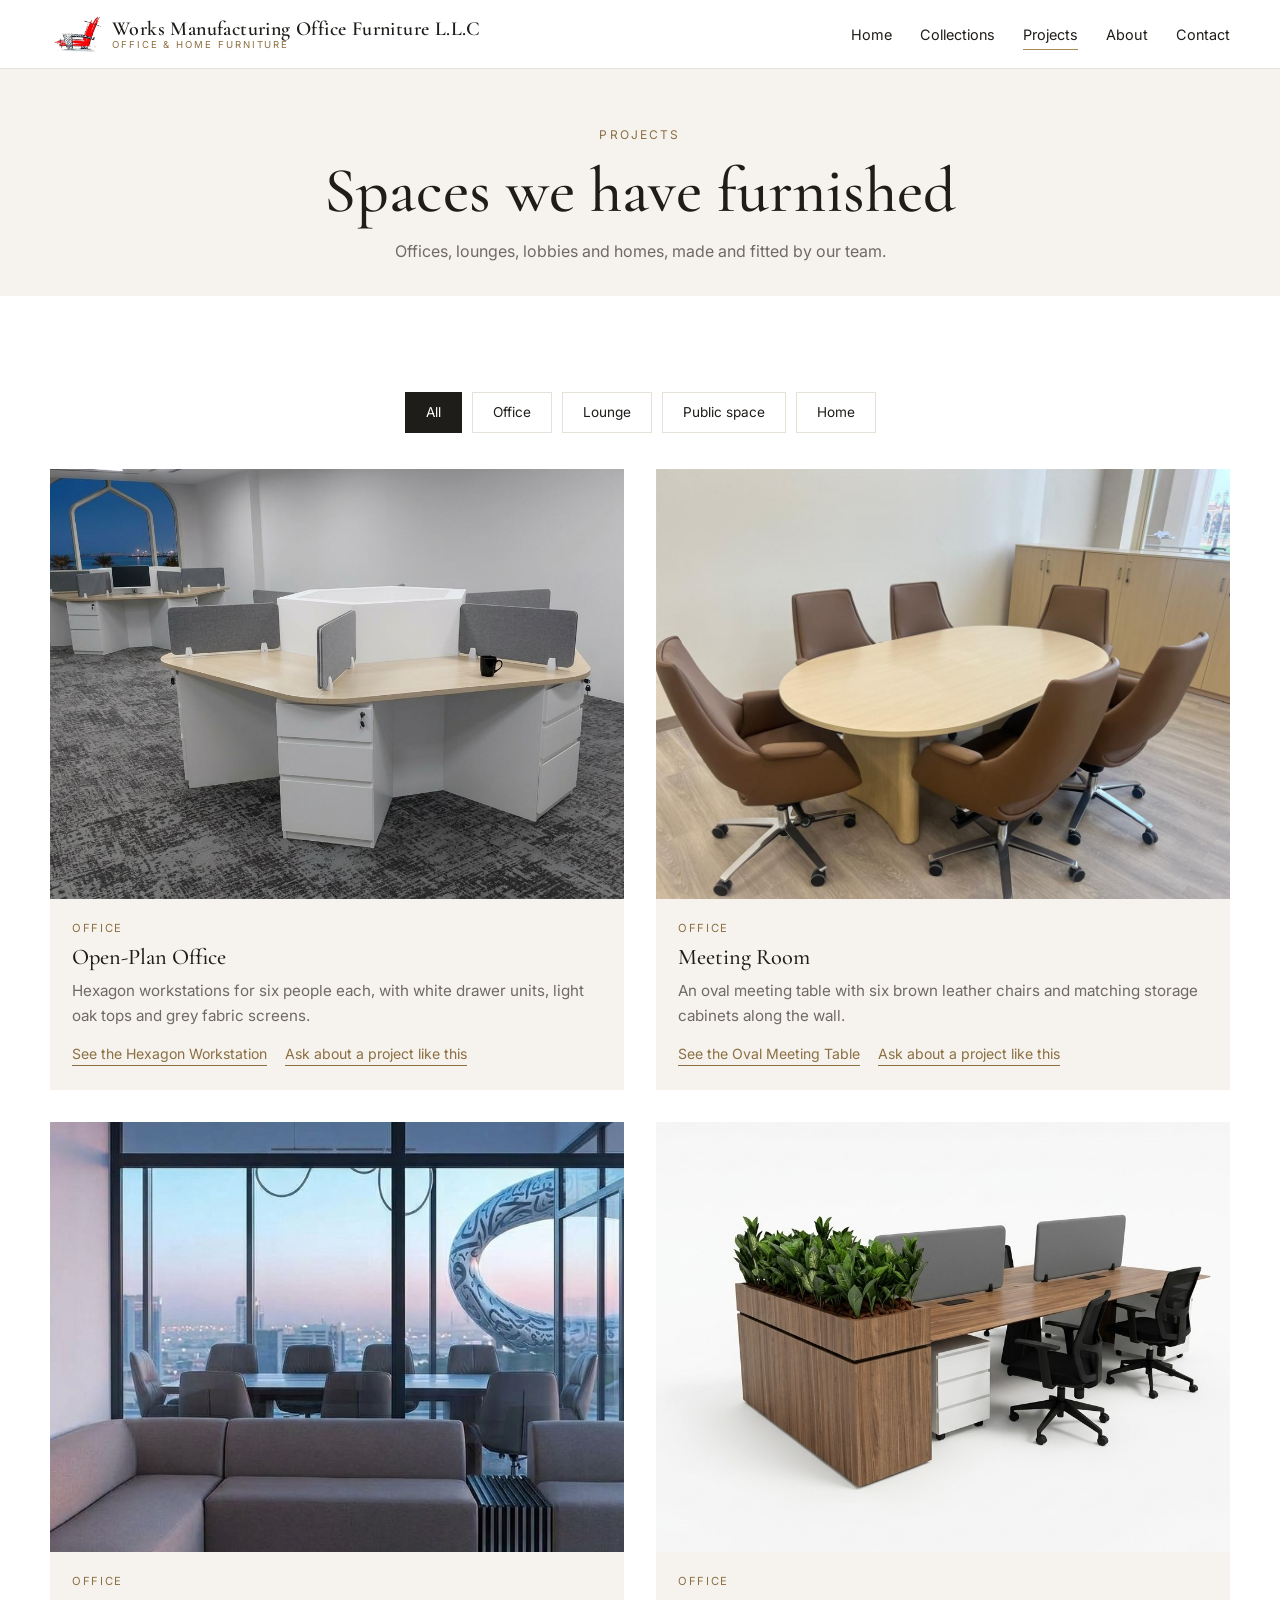
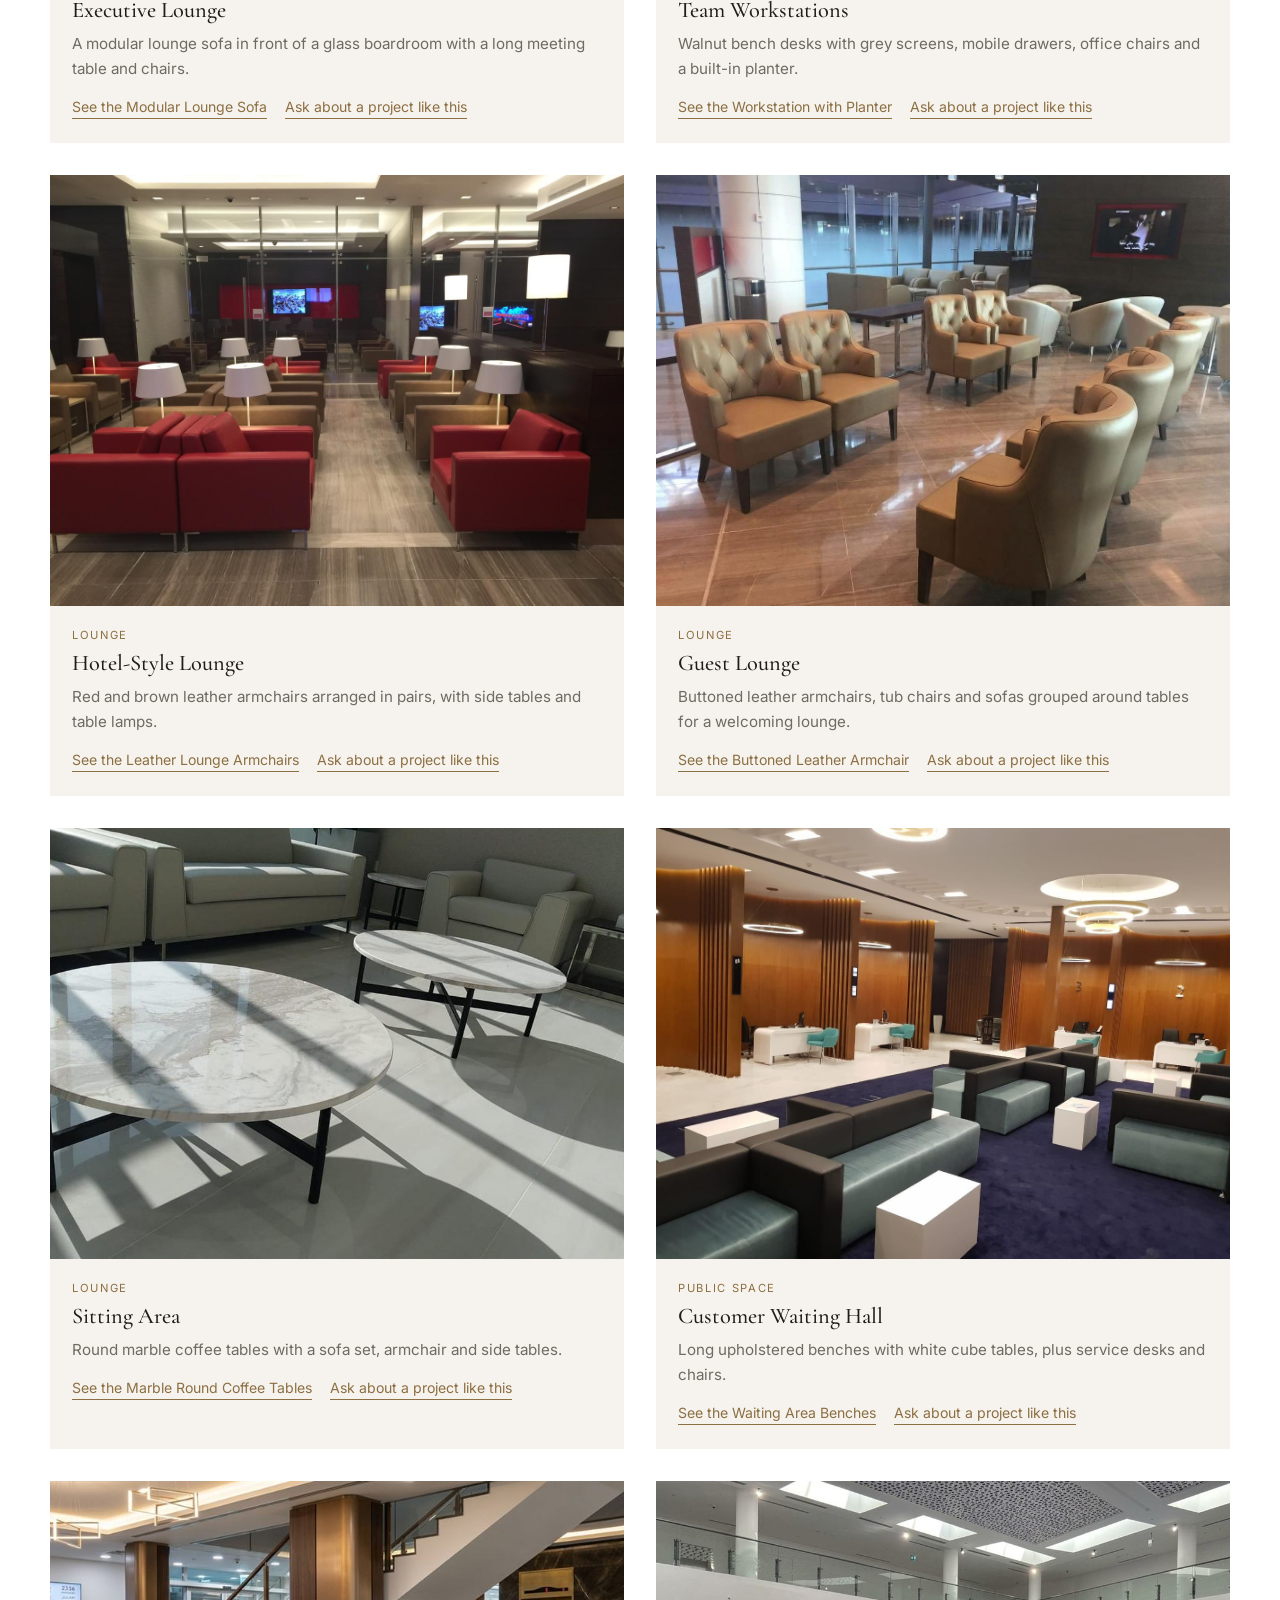
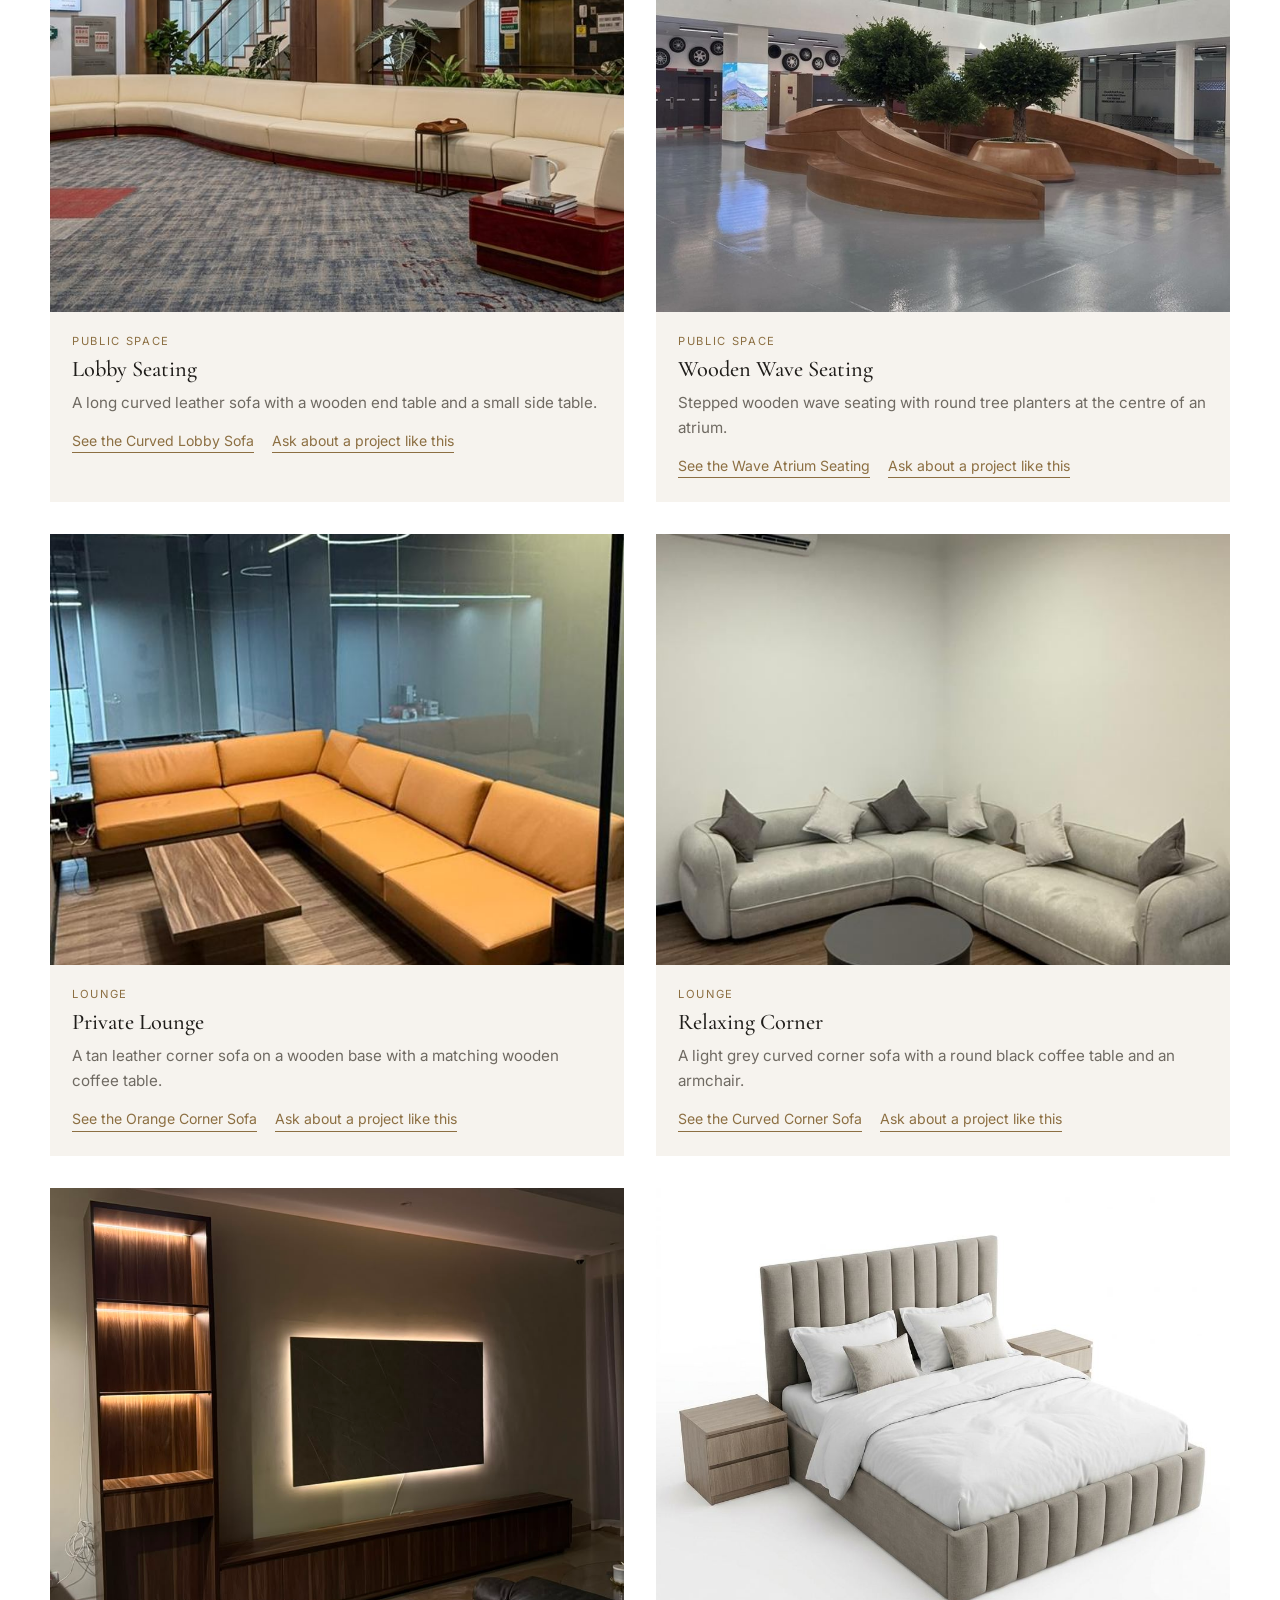
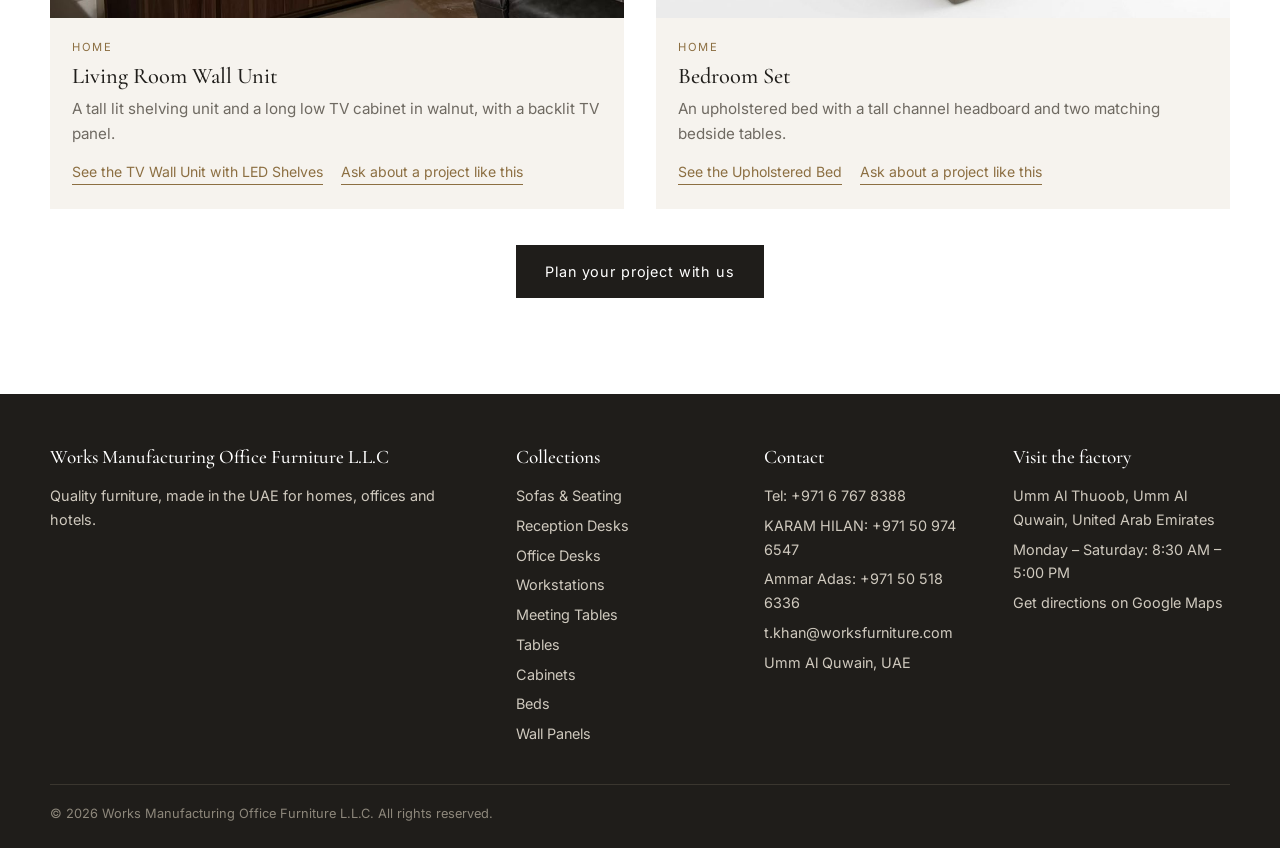
<file: projects.html>
<!DOCTYPE html>
<html lang="en" dir="ltr">
<head>
<meta charset="utf-8">
<meta name="viewport" content="width=device-width, initial-scale=1">
<title>Our Projects | Works Manufacturing Office Furniture L.L.C, Umm Al Quwain</title>
<meta name="description" content="See offices, lounges, lobbies and homes furnished by Works Manufacturing Office Furniture L.L.C across the UAE.">
<link rel="canonical" href="https://worksfurniture.com/projects.html">
<meta property="og:type" content="website">
<meta property="og:site_name" content="Works Manufacturing Office Furniture L.L.C">
<meta property="og:title" content="Our Projects | Works Manufacturing Office Furniture L.L.C, Umm Al Quwain">
<meta property="og:description" content="See offices, lounges, lobbies and homes furnished by Works Manufacturing Office Furniture L.L.C across the UAE.">
<meta property="og:url" content="https://worksfurniture.com/projects.html">
<meta property="og:image" content="https://worksfurniture.com/images/hero.jpg">
<meta property="og:image:width" content="720">
<meta property="og:image:height" content="1280">
<meta property="og:image:alt" content="Furniture by Works Manufacturing Office Furniture L.L.C, Umm Al Quwain">
<meta property="og:locale" content="en_AE">
<meta name="twitter:card" content="summary_large_image">
<link rel="preconnect" href="https://fonts.googleapis.com">
<link rel="preconnect" href="https://fonts.gstatic.com" crossorigin>
<link href="https://fonts.googleapis.com/css2?family=Cormorant+Garamond:wght@500;600&family=Inter:wght@400;500&display=swap" rel="stylesheet">
<link rel="icon" type="image/png" href="images/favicon.png">
<link rel="apple-touch-icon" href="images/apple-touch-icon.png">
<link rel="stylesheet" href="css/style.css?v=20261102a">
</head>
<body data-page="projects">
<header id="site-header"></header>
<main>
<div class="page-title"><div class="wrap"><div class="eyebrow">Projects</div><h1>Spaces we have furnished</h1>
  <p>Offices, lounges, lobbies and homes, made and fitted by our team.</p></div></div>
<section><div class="wrap"><div class="filters" id="filters"></div><div class="projects" id="projects"></div>
  <div class="center"><a class="btn" href="contact.html">Plan your project with us</a></div></div></section>
</main>
<footer id="site-footer"></footer>
<script src="js/products.js?v=20261102a"></script>
<script src="js/app.js?v=20261102a"></script>
</body>
</html>
</file>
<file: css/style.css>
:root {
  --ink: #1f1d1a;
  --muted: #6f6a62;
  --gold: #a98a57;
  --gold-dark: #8c6f42;
  --bg: #ffffff;
  --soft: #f6f3ee;
  --line: #e6e1d9;
  --serif: "Cormorant Garamond", Georgia, serif;
  --sans: "Inter", system-ui, -apple-system, "Segoe UI", sans-serif;
}
* { box-sizing: border-box; margin: 0; padding: 0; }
html { scroll-behavior: smooth; }
body { font-family: var(--sans); color: var(--ink); background: var(--bg); line-height: 1.65; font-size: 16px; }
img { max-width: 100%; display: block; }
a { color: inherit; text-decoration: none; }
.wrap { width: min(1180px, 100% - 32px); margin-inline: auto; }
h1, h2, h3 { font-family: var(--serif); font-weight: 500; line-height: 1.15; }
h1 { font-size: clamp(2.2rem, 6vw, 4rem); }
h2 { font-size: clamp(1.8rem, 4vw, 2.6rem); }
h3 { font-size: 1.4rem; }
.eyebrow { text-transform: uppercase; letter-spacing: .18em; font-size: .75rem; color: var(--gold-dark); margin-bottom: .6rem; }
section { padding: clamp(48px, 8vw, 96px) 0; }
.soft { background: var(--soft); }

/* Header */
header { position: sticky; top: 0; z-index: 10; background: rgba(255,255,255,.95); backdrop-filter: blur(8px); border-bottom: 1px solid var(--line); }
.nav { display: flex; align-items: center; justify-content: space-between; height: 68px; }
.logo { display: flex; align-items: center; gap: 10px; font-family: var(--serif); font-size: 1.25rem; font-weight: 600; letter-spacing: .02em; line-height: 1.1; }
.logo img { height: 37px; width: auto; }
.logo small { display: block; font-family: var(--sans); font-size: .6rem; letter-spacing: .2em; text-transform: uppercase; color: var(--gold-dark); font-weight: 400; }
@media (max-width: 480px) { .logo { font-size: 1rem; gap: 8px; min-width: 0; } .logo img { height: 32px; } .logo small { font-size: .5rem; letter-spacing: .12em; } .logo span { max-width: 190px; } }
nav ul { display: flex; gap: 28px; list-style: none; }
nav a { font-size: .9rem; padding: 6px 0; border-bottom: 1px solid transparent; }
nav a:hover, nav a.active { border-color: var(--gold); }
.burger { display: none; background: none; border: 0; font-size: 1.7rem; cursor: pointer; padding: 8px; }
@media (max-width: 760px) {
  .burger { display: block; }
  nav { position: absolute; top: 68px; left: 0; right: 0; background: #fff; border-bottom: 1px solid var(--line); display: none; }
  nav.open { display: block; }
  nav ul { flex-direction: column; gap: 0; padding: 8px 16px 16px; }
  nav a { display: block; padding: 12px 0; }
}

/* Buttons */
.btn { display: inline-block; padding: 14px 28px; border: 1px solid var(--ink); background: var(--ink); color: #fff; font-size: .9rem; letter-spacing: .06em; cursor: pointer; font-family: var(--sans); transition: .2s; }
.btn:hover { background: var(--gold-dark); border-color: var(--gold-dark); }
.btn.ghost { background: transparent; color: var(--ink); }
.btn.ghost:hover { background: var(--ink); color: #fff; }
.btn-row { display: flex; flex-wrap: wrap; gap: 12px; margin-top: 24px; }

/* Hero */
.hero { min-height: 78vh; display: flex; align-items: center; color: #fff; padding: 80px 0;
  background: linear-gradient(rgba(20,18,15,.55), rgba(20,18,15,.55)), url("../images/hero.jpg") center/cover, #3a342c; }
.hero p { max-width: 520px; margin-top: 18px; font-size: 1.1rem; opacity: .92; }
.hero .btn { background: #fff; color: var(--ink); border-color: #fff; }
.hero .btn:hover { background: var(--gold); border-color: var(--gold); color: #fff; }
.hero .btn.ghost { background: transparent; color: #fff; }

/* Grids & cards */
.head { text-align: center; max-width: 640px; margin: 0 auto 40px; }
.head p { color: var(--muted); margin-top: 10px; }
.grid { display: grid; grid-template-columns: repeat(3, 1fr); gap: 28px; }
@media (max-width: 900px) { .grid { grid-template-columns: repeat(2, 1fr); gap: 16px; } }
@media (max-width: 480px) { .grid { grid-template-columns: 1fr; } }
.card .pic { aspect-ratio: 4/5; background: var(--soft); overflow: hidden; }
.card .pic img { width: 100%; height: 100%; object-fit: cover; transition: transform .5s; }
.card:hover .pic img { transform: scale(1.04); }
.card h3 { margin-top: 14px; }
.card .price { color: var(--muted); font-size: .9rem; }
.card .tag { font-size: .7rem; letter-spacing: .15em; text-transform: uppercase; color: var(--gold-dark); }
.ph { width: 100%; height: 100%; display: grid; place-items: center; text-align: center; color: #a39b8c; font-family: var(--serif); font-size: 1.1rem; background: repeating-linear-gradient(45deg, #f6f3ee, #f6f3ee 14px, #f0ece5 14px, #f0ece5 28px); padding: 12px; }
.cat-card .pic { aspect-ratio: 3/2; }
.cat-card h3 { font-size: 1.7rem; }
.cat-card p { color: var(--muted); font-size: .92rem; }
.center { text-align: center; margin-top: 36px; }

/* Value row */
.values { display: grid; grid-template-columns: repeat(3, 1fr); gap: 32px; text-align: center; }
@media (max-width: 760px) { .values { grid-template-columns: 1fr; } }
.values h3 { margin-bottom: 6px; }
.values p { color: var(--muted); font-size: .95rem; }

/* Page title */
.page-title { padding: 56px 0 32px; text-align: center; background: var(--soft); }
.page-title p { color: var(--muted); max-width: 600px; margin: 10px auto 0; }
.crumbs { font-size: .8rem; color: var(--muted); margin-bottom: 18px; }
.crumbs a:hover { color: var(--gold-dark); }
.filters { display: flex; gap: 10px; flex-wrap: wrap; justify-content: center; margin-bottom: 36px; }
.filters a { padding: 8px 20px; border: 1px solid var(--line); font-size: .85rem; }
.filters a.active, .filters a:hover { background: var(--ink); color: #fff; border-color: var(--ink); }

/* Product detail */
.product { display: grid; grid-template-columns: 1.1fr 1fr; gap: 48px; align-items: start; }
@media (max-width: 800px) { .product { grid-template-columns: 1fr; gap: 24px; } }
.gallery .main { aspect-ratio: 1/1; display: flex; align-items: center; background: var(--soft); overflow: hidden; }
.gallery .main img { width: 100%; height: 100%; object-fit: contain; }
.thumbs { display: flex; gap: 10px; margin-top: 10px; overflow-x: auto; }
.thumbs img { width: 72px; height: 72px; object-fit: cover; cursor: pointer; border: 1px solid var(--line); }
.thumbs img.on { border-color: var(--ink); }
.info .price { font-size: 1.3rem; margin: 10px 0 14px; }
.info > p { color: var(--muted); }
.specs { margin-top: 24px; border-top: 1px solid var(--line); }
.specs div { display: flex; gap: 16px; padding: 12px 0; border-bottom: 1px solid var(--line); font-size: .95rem; }
.specs dt { width: 120px; flex: none; color: var(--muted); }
.todo { color: #b08d57; font-style: italic; }

/* About / contact */
.two { display: grid; grid-template-columns: 1fr 1fr; gap: 48px; align-items: center; }
@media (max-width: 800px) { .two { grid-template-columns: 1fr; gap: 28px; } }
.two p + p { margin-top: 14px; }
.two p { color: var(--muted); }
.about-text { max-width: 760px; }
.about-text p { color: var(--muted); }
.about-text p + p { margin-top: 14px; }
.contact-info p { margin-bottom: 10px; color: var(--muted); }
.contact-info strong { color: var(--ink); display: block; font-size: .75rem; letter-spacing: .15em; text-transform: uppercase; }
form label { display: block; font-size: .85rem; margin: 14px 0 6px; }
form input, form textarea, form select { width: 100%; padding: 12px; border: 1px solid var(--line); font: inherit; background: #fff; }
form input:focus, form textarea:focus, form select:focus { outline: 2px solid var(--gold); outline-offset: 0; }
form textarea { min-height: 120px; resize: vertical; }
.map { margin-top: 40px; }
.map iframe { width: 100%; height: 400px; border: 0; display: block; }
.map-head { display: flex; flex-wrap: wrap; align-items: flex-end; justify-content: space-between; gap: 16px; margin-bottom: 20px; }
.map-head p { margin-top: 6px; color: var(--muted); }
@media (max-width: 760px) { .map iframe { height: 300px; } .map-head .btn { width: 100%; text-align: center; } }

/* Footer + floating WhatsApp */
footer { background: var(--ink); color: #cfc9be; padding: 48px 0 24px; font-size: .9rem; }
.fgrid { display: grid; grid-template-columns: 2fr 1fr 1fr 1fr; gap: 32px; }
@media (max-width: 760px) { .fgrid { grid-template-columns: 1fr; } }
footer h4 { color: #fff; font-family: var(--serif); font-size: 1.2rem; font-weight: 500; margin-bottom: 10px; }
footer li { list-style: none; margin-bottom: 6px; }
footer a:hover { color: var(--gold); }
.copy { border-top: 1px solid #3a362f; margin-top: 32px; padding-top: 18px; font-size: .8rem; color: #8d877b; }

/* Projects page */
.projects { display: grid; grid-template-columns: repeat(2, 1fr); gap: 32px; }
@media (max-width: 800px) { .projects { grid-template-columns: 1fr; gap: 28px; } }
.project { background: var(--soft); display: flex; flex-direction: column; }
.project .pic { display: block; aspect-ratio: 4/3; overflow: hidden; background: var(--line); }
.project .pic img { width: 100%; height: 100%; object-fit: cover; transition: transform .5s; }
.project .pic:hover img { transform: scale(1.03); }
.project .body { padding: 20px 22px 24px; }
.project .tag { font-size: .7rem; letter-spacing: .15em; text-transform: uppercase; color: var(--gold-dark); }
.project h3 { margin: 6px 0 8px; }
.project p { color: var(--muted); font-size: .95rem; }
.project .links { display: flex; flex-wrap: wrap; gap: 8px 18px; margin-top: 14px; font-size: .88rem; }
.project .links a { color: var(--gold-dark); border-bottom: 1px solid currentColor; }
.project .pic { cursor: zoom-in; }

/* Photo viewer (Projects page) */
#lightbox { position: fixed; inset: 0; z-index: 1000; background: rgba(20, 18, 16, .94); display: none; align-items: center; justify-content: center; }
#lightbox.open { display: flex; }
#lightbox figure { margin: 0; max-width: 92vw; max-height: 100%; display: flex; flex-direction: column; align-items: center; }
#lightbox img { max-width: 92vw; max-height: 82vh; object-fit: contain; }
#lightbox figcaption { color: #eee; font-size: .9rem; margin-top: 12px; text-align: center; }
#lightbox button { position: absolute; background: rgba(255, 255, 255, .12); color: #fff; border: 0; border-radius: 50%; width: 48px; height: 48px; font-size: 2rem; line-height: 1; cursor: pointer; }
#lightbox button:hover { background: rgba(255, 255, 255, .25); }
#lightbox .lb-close { top: 14px; right: 14px; }
#lightbox .lb-prev { left: 14px; top: 50%; transform: translateY(-50%); }
#lightbox .lb-next { right: 14px; top: 50%; transform: translateY(-50%); }
#lightbox.single .lb-prev, #lightbox.single .lb-next { display: none; }
@media (max-width: 600px) { #lightbox .lb-prev, #lightbox .lb-next { top: auto; bottom: 14px; transform: none; } #lightbox img { max-height: 72vh; } }
</file>
